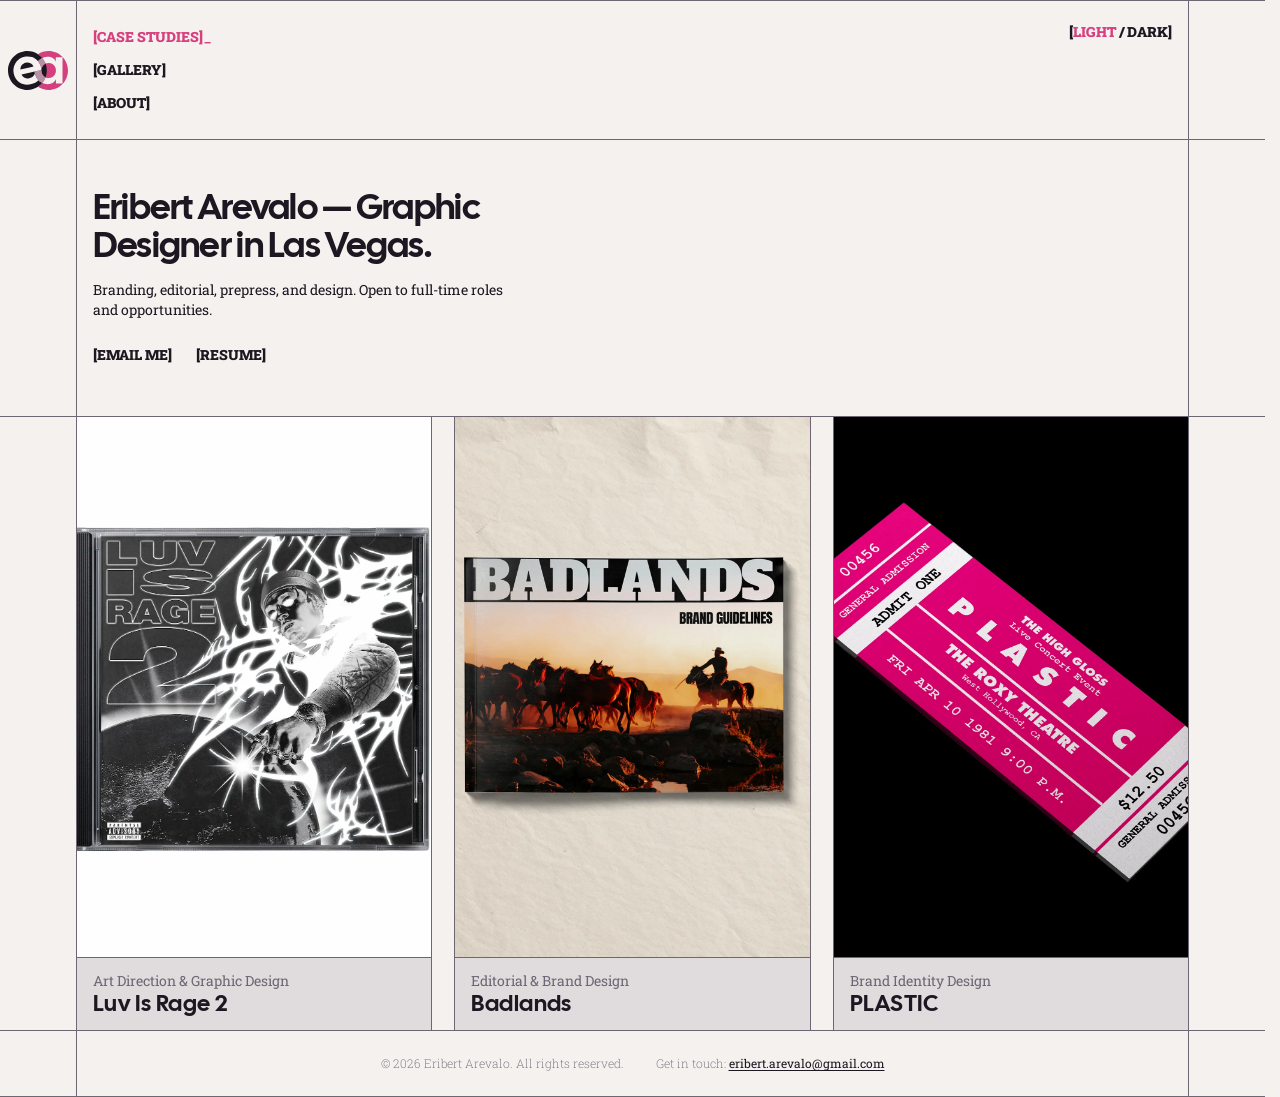
<file: index.html>
<!doctype html>
<html lang="en">
  <head>
    <meta charset="UTF-8" />
    <meta name="viewport" content="width=device-width, initial-scale=1.0" />
    <title>Eribert Arevalo — Graphic Designer</title>
    <meta
      name="description"
      content="Eribert Arevalo — Graphic Designer specializing in visual identity, branding, and typography."
    />
    <link rel="canonical" href="https://arevalo.design/" />
    <meta property="og:type" content="website" />
    <meta property="og:title" content="Eribert Arevalo — Graphic Designer" />
    <meta
      property="og:description"
      content="Selected work: three brand and visual-design projects."
    />
    <meta property="og:url" content="https://arevalo.design/" />
    <meta
      property="og:image"
      content="https://arevalo.design/assets/previews/prefrontcd.jpg"
    />
    <meta
      property="og:image:alt"
      content="CD cover artwork from the Luv Is Rage 2 album reimagining."
    />
    <meta name="twitter:card" content="summary_large_image" />

    <link
      rel="preload"
      href="assets/fonts/roboto-slab-v36-latin-regular.woff2"
      as="font"
      type="font/woff2"
      crossorigin
    />
    <link
      rel="preload"
      href="assets/fonts/roboto-slab-v36-latin-900.woff2"
      as="font"
      type="font/woff2"
      crossorigin
    />
    <link
      rel="preload"
      href="assets/fonts/roboto-slab-v36-latin-200.woff2"
      as="font"
      type="font/woff2"
      crossorigin
    />
    <link
      rel="preload"
      href="assets/fonts/cal-sans-v2-latin-regular.woff2"
      as="font"
      type="font/woff2"
      crossorigin
    />

    <link rel="stylesheet" href="css/style.css" />
    <link rel="icon" href="assets/favicon/favicon.svg" type="image/svg+xml" />
    <link rel="apple-touch-icon" href="assets/favicon/apple-touch-icon.png" />

    <!-- class hook + saved theme before paint; if script.js never loads, un-hide the fade-in content -->
    <script>
      (function () {
        var r = document.documentElement;
        r.classList.add("js");
        try {
          if (localStorage.getItem("theme") === "dark")
            r.classList.add("theme-dark");
        } catch (e) {}
        setTimeout(function () {
          if (!r.classList.contains("js-ready")) r.classList.remove("js");
        }, 4000);
      })();
    </script>
  </head>
  <body>
    <a class="skip-link h2" href="#main">[Skip to content]</a>
    <div class="sheet">
      <header class="site-header">
        <a
          class="site-logo border-r"
          href="/"
          aria-label="Eribert Arevalo, home"
        >
          <img
            class="site-logo__img site-logo__img--light"
            src="/assets/logo/logo.svg"
            alt=""
          />
          <img
            class="site-logo__img site-logo__img--dark"
            src="/assets/logo/logow.svg"
            alt=""
            aria-hidden="true"
          />
        </a>
        <div class="hero" id="site-menu">
          <nav class="hero-nav" aria-label="Primary">
            <a class="h2" href="/" aria-current="page">[Case Studies]</a>
            <a class="h2" href="/gallery/">[Gallery]</a>
            <a class="h2" href="/about/">[About]</a>
          </nav>
          <button
            class="theme-switch h2"
            type="button"
            aria-pressed="false"
            aria-label="Dark mode"
          >
            [<span class="opt opt-light">Light</span> /
            <span class="opt opt-dark">Dark</span>]
          </button>
        </div>
        <button
          class="menu-toggle"
          type="button"
          aria-expanded="false"
          aria-controls="site-menu"
          aria-label="Open menu"
        >
          <span class="menu-toggle__bar"></span>
          <span class="menu-toggle__bar"></span>
          <span class="menu-toggle__bar"></span>
        </button>
        <div class="cell border-l"></div>
      </header>
      <main class="frame" id="main" tabindex="-1">
        <div
          class="cell border-r border-b"
          style="grid-column: 1; grid-row: 1"
        ></div>
        <div class="intro border-b" style="grid-column: 2 / 7; grid-row: 1">
          <h1 class="title intro__title">
            Eribert Arevalo — Graphic Designer in Las Vegas.
          </h1>
          <p class="body intro__text">
            Branding, editorial, prepress, and design. Open to full-time roles
            and opportunities.
          </p>
          <div class="intro__links">
            <a class="h2" href="mailto:eribert.arevalo@gmail.com">[Email Me]</a>
            <a
              class="h2"
              href="assets/resume/Eribert-Arevalo-Resume.pdf"
              download
              aria-label="Download resume (PDF)"
              >[Resume]</a
            >
          </div>
        </div>
        <div
          class="cell border-l border-b"
          style="grid-column: 7; grid-row: 1"
        ></div>

        <!-- ROWS 2-3: cards + gaps  -->
        <div class="cell border-r" style="grid-column: 1; grid-row: 2"></div>
        <div
          class="cell border-r border-b"
          style="grid-column: 1; grid-row: 3"
        ></div>

        <a
          class="card reveal"
          href="/rollout/"
          style="grid-column: 2; grid-row: 2 / 4"
        >
          <div class="card__media">
            <img
              src="assets/uzi/frontthumbnail.webp"
              alt="CD cover artwork from the Luv Is Rage 2 album reimagining"
              fetchpriority="high"
            />
          </div>

          <div class="card__label border-b">
            <span class="card__meta">
              <span class="card__name h1">Luv Is Rage 2</span>
              <span class="card__role body"
                >Art Direction &amp; Graphic Design</span
              >
            </span>
          </div>
        </a>

        <div
          class="cell border-l border-r"
          style="grid-column: 3; grid-row: 2"
        ></div>
        <div
          class="cell border-l border-r border-b"
          style="grid-column: 3; grid-row: 3"
        ></div>

        <a
          class="card card-2 reveal"
          href="/badlands/"
          style="grid-column: 4; grid-row: 2 / 4"
        >
          <div class="card__media">
            <img
              src="assets/badlands/brandguidefront.webp"
              alt="Cover of the Badlands brand guide"
            />
          </div>

          <div class="card__label border-b">
            <span class="card__meta">
              <span class="card__name h1">Badlands</span>
              <span class="card__role body">Editorial &amp; Brand Design</span>
            </span>
          </div>
        </a>

        <div
          class="cell border-l border-r"
          style="grid-column: 5; grid-row: 2"
        ></div>
        <div
          class="cell border-l border-r border-b"
          style="grid-column: 5; grid-row: 3"
        ></div>

        <a
          class="card card-3 reveal"
          href="/plastic/"
          style="grid-column: 6; grid-row: 2 / 4"
        >
          <div class="card__media">
            <img
              src="assets/newwave/ticket.webp"
              alt="Ticket design from the PLASTIC brand identity"
            />
          </div>

          <div class="card__label border-b">
            <span class="card__meta">
              <span class="card__name h1">PLASTIC</span>
              <span class="card__role body">Brand Identity Design</span>
            </span>
          </div>
        </a>

        <div class="cell border-l" style="grid-column: 7; grid-row: 2"></div>
        <div
          class="cell border-l border-b"
          style="grid-column: 7; grid-row: 3"
        ></div>

        <!-- ROW 4: footer -->
        <div class="cell border-r" style="grid-column: 1; grid-row: 4"></div>
        <div class="footer" style="grid-row: 4">
          <span>© 2026 Eribert Arevalo. All rights reserved.</span>
          <span
            >Get in touch:
            <a class="footer__link" href="mailto:eribert.arevalo@gmail.com"
              >eribert.arevalo@gmail.com</a
            ></span
          >
        </div>
        <div class="cell border-l" style="grid-column: 7; grid-row: 4"></div>
      </main>
    </div>

    <script src="js/script.js"></script>
  </body>
</html>
</file>
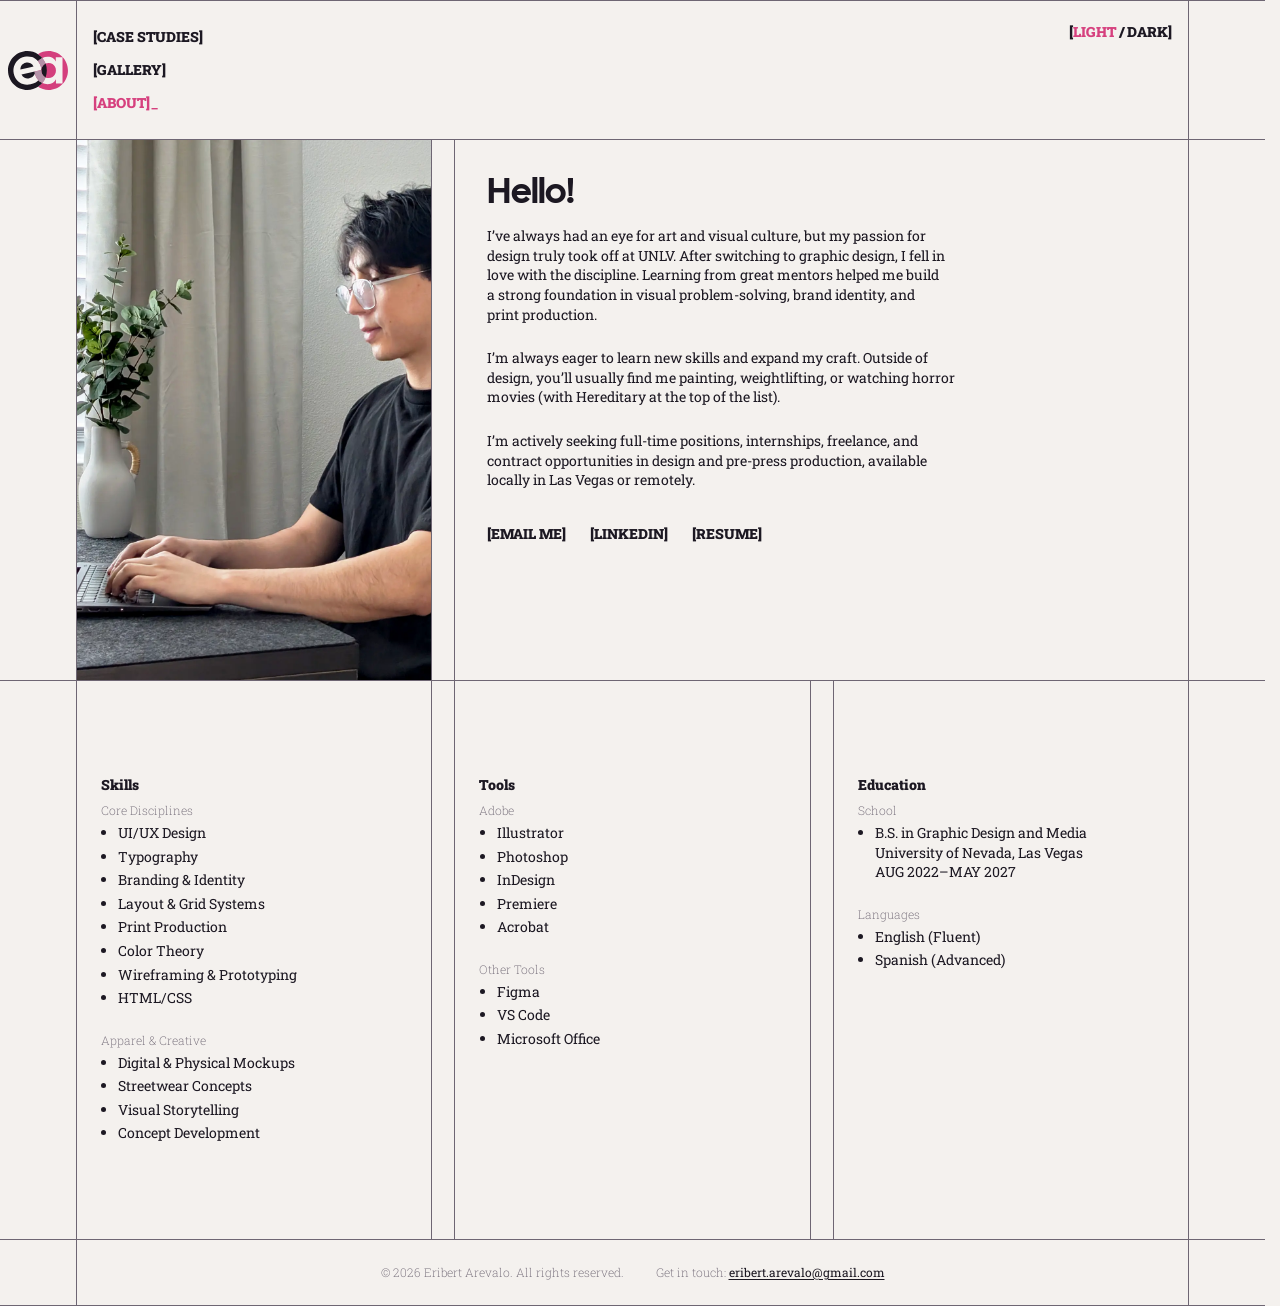
<file: about/index.html>
<!doctype html>
<html lang="en">
  <head>
    <meta charset="UTF-8" />
    <meta name="viewport" content="width=device-width, initial-scale=1.0" />
    <title>About — Eribert Arevalo</title>
    <meta
      name="description"
      content="About Eribert Arevalo — a graphic designer based in Las Vegas, open to full-time, freelance and contract work."
    />
    <meta property="og:title" content="About — arevalo.design" />
    <meta
      property="og:description"
      content="Graphic designer based in Las Vegas, open to full-time, freelance and contract work."
    />
    <meta property="og:url" content="https://arevalo.design/about/" />
    <link rel="canonical" href="https://arevalo.design/about/" />
    <meta property="og:type" content="website" />
    <meta
      property="og:image"
      content="https://arevalo.design/assets/previews/precandid.jpg"
    />
    <meta
      property="og:image:alt"
      content="Eribert Arevalo, graphic designer based in Las Vegas."
    />
    <meta name="twitter:card" content="summary_large_image" />

    <link
      rel="preload"
      href="../assets/fonts/roboto-slab-v36-latin-regular.woff2"
      as="font"
      type="font/woff2"
      crossorigin
    />
    <link
      rel="preload"
      href="../assets/fonts/roboto-slab-v36-latin-900.woff2"
      as="font"
      type="font/woff2"
      crossorigin
    />
    <link
      rel="preload"
      href="../assets/fonts/roboto-slab-v36-latin-200.woff2"
      as="font"
      type="font/woff2"
      crossorigin
    />
    <link
      rel="preload"
      href="../assets/fonts/cal-sans-v2-latin-regular.woff2"
      as="font"
      type="font/woff2"
      crossorigin
    />

    <link rel="stylesheet" href="../css/style.css" />
    <link
      rel="icon"
      href="../assets/favicon/favicon.svg"
      type="image/svg+xml"
    />
    <link
      rel="apple-touch-icon"
      href="../assets/favicon/apple-touch-icon.png"
    />

    <!-- class hook + saved theme before paint; if script.js never loads, un-hide the fade-in content -->
    <script>
      (function () {
        var r = document.documentElement;
        r.classList.add("js");
        try {
          if (localStorage.getItem("theme") === "dark")
            r.classList.add("theme-dark");
        } catch (e) {}
        setTimeout(function () {
          if (!r.classList.contains("js-ready")) r.classList.remove("js");
        }, 4000);
      })();
    </script>
  </head>
  <body>
    <a class="skip-link h2" href="#main">[Skip to content]</a>
    <div class="sheet">
      <header class="site-header">
        <a
          class="site-logo border-r"
          href="/"
          aria-label="Eribert Arevalo, home"
        >
          <img
            class="site-logo__img site-logo__img--light"
            src="/assets/logo/logo.svg"
            alt=""
          />
          <img
            class="site-logo__img site-logo__img--dark"
            src="/assets/logo/logow.svg"
            alt=""
            aria-hidden="true"
          />
        </a>
        <div class="hero" id="site-menu">
          <nav class="hero-nav" aria-label="Primary">
            <a class="h2" href="/">[Case Studies]</a>
            <a class="h2" href="/gallery/">[Gallery]</a>
            <a class="h2" href="/about/" aria-current="page">[About]</a>
          </nav>
          <button
            class="theme-switch h2"
            type="button"
            aria-pressed="false"
            aria-label="Dark mode"
          >
            [<span class="opt opt-light">Light</span> /
            <span class="opt opt-dark">Dark</span>]
          </button>
        </div>
        <button
          class="menu-toggle"
          type="button"
          aria-expanded="false"
          aria-controls="site-menu"
          aria-label="Open menu"
        >
          <span class="menu-toggle__bar"></span>
          <span class="menu-toggle__bar"></span>
          <span class="menu-toggle__bar"></span>
        </button>
        <div class="cell border-l"></div>
      </header>

      <main class="art-frame" id="main" tabindex="-1">
        <!-- ROW 1: portrait + intro, availability, contact -->
        <section class="row row--triple">
          <div class="cell border-r"></div>
          <div class="about-photo reveal">
            <img
              src="../assets/headshot/candid.webp"
              alt="Portrait of Eribert Arevalo"
            />
          </div>
          <div class="cell border-l border-r"></div>
          <div class="about" style="grid-column: 4 / 7">
            <h1 class="title">Hello!</h1>

            <p class="body about__bio">
              I’ve always had an eye for art and visual culture, but my passion
              for design truly took off at UNLV. After switching to graphic
              design, I fell in love with the discipline. Learning from great
              mentors helped me build a strong foundation in visual
              problem-solving, brand identity, and print production.
            </p>
            <p class="body about__bio">
              I’m always eager to learn new skills and expand my craft. Outside
              of design, you’ll usually find me painting, weightlifting, or
              watching horror movies (with Hereditary at the top of the list).
            </p>
            <p class="body about__bio">
              I’m actively seeking full-time positions, internships, freelance,
              and contract opportunities in design and pre-press production,
              available locally in Las Vegas or remotely.
            </p>

            <div class="intro__links">
              <a class="h2" href="mailto:eribert.arevalo@gmail.com"
                >[Email Me]</a
              >
              <a
                class="h2"
                href="https://www.linkedin.com/in/eribert/"
                target="_blank"
                rel="noopener noreferrer"
                aria-label="Eribert Arevalo on LinkedIn (opens in a new tab)"
                >[LinkedIn]</a
              >
              <a
                class="h2"
                href="../assets/resume/Eribert-Arevalo-Resume.pdf"
                download
                aria-label="Download resume (PDF)"
                >[Resume]</a
              >
            </div>
          </div>
          <div class="cell border-l" style="grid-column: 7"></div>
        </section>

        <!-- ROW 2: skills, tools, education -->
        <section class="row row--triple about-boxes">
          <div class="cell border-r"></div>

          <div class="art-text art-text--center">
            <h2 class="h2">Skills</h2>
            <p class="thin about__sub">Core Disciplines</p>
            <ul class="about__list body">
              <li>UI/UX Design</li>
              <li>Typography</li>
              <li>Branding &amp; Identity</li>
              <li>Layout &amp; Grid Systems</li>
              <li>Print Production</li>
              <li>Color Theory</li>
              <li>Wireframing &amp; Prototyping</li>
              <li>HTML/CSS</li>
            </ul>
            <p class="thin about__sub">Apparel &amp; Creative</p>
            <ul class="about__list body">
              <li>Digital &amp; Physical Mockups</li>
              <li>Streetwear Concepts</li>
              <li>Visual Storytelling</li>
              <li>Concept Development</li>
            </ul>
          </div>

          <div class="cell border-l border-r"></div>

          <div class="art-text art-text--center">
            <h2 class="h2">Tools</h2>
            <p class="thin about__sub">Adobe</p>
            <ul class="about__list body">
              <li>Illustrator</li>
              <li>Photoshop</li>
              <li>InDesign</li>
              <li>Premiere</li>
              <li>Acrobat</li>
            </ul>
            <p class="thin about__sub">Other Tools</p>
            <ul class="about__list body">
              <li>Figma</li>
              <li>VS Code</li>

              <li>Microsoft Office</li>
            </ul>
          </div>

          <div class="cell border-l border-r"></div>
          <div class="art-text art-text--center">
            <h2 class="h2">Education</h2>
            <p class="thin about__sub">School</p>
            <ul class="about__list body">
              <li>
                B.S. in Graphic Design and Media<br />
                University of Nevada, Las Vegas<br />
                AUG 2022&ndash;MAY 2027
              </li>
            </ul>
            <p class="thin about__sub">Languages</p>
            <ul class="about__list body">
              <li>English (Fluent)</li>
              <li>Spanish (Advanced)</li>
            </ul>
          </div>

          <div class="cell border-l"></div>
        </section>

        <!-- FOOTER -->
        <section class="row row--text">
          <div class="cell border-r"></div>
          <div class="footer">
            <span>© 2026 Eribert Arevalo. All rights reserved.</span>
            <span
              >Get in touch:
              <a class="footer__link" href="mailto:eribert.arevalo@gmail.com"
                >eribert.arevalo@gmail.com</a
              ></span
            >
          </div>
          <div class="cell border-l"></div>
        </section>
      </main>
    </div>

    <script src="../js/script.js"></script>
  </body>
</html>
</file>
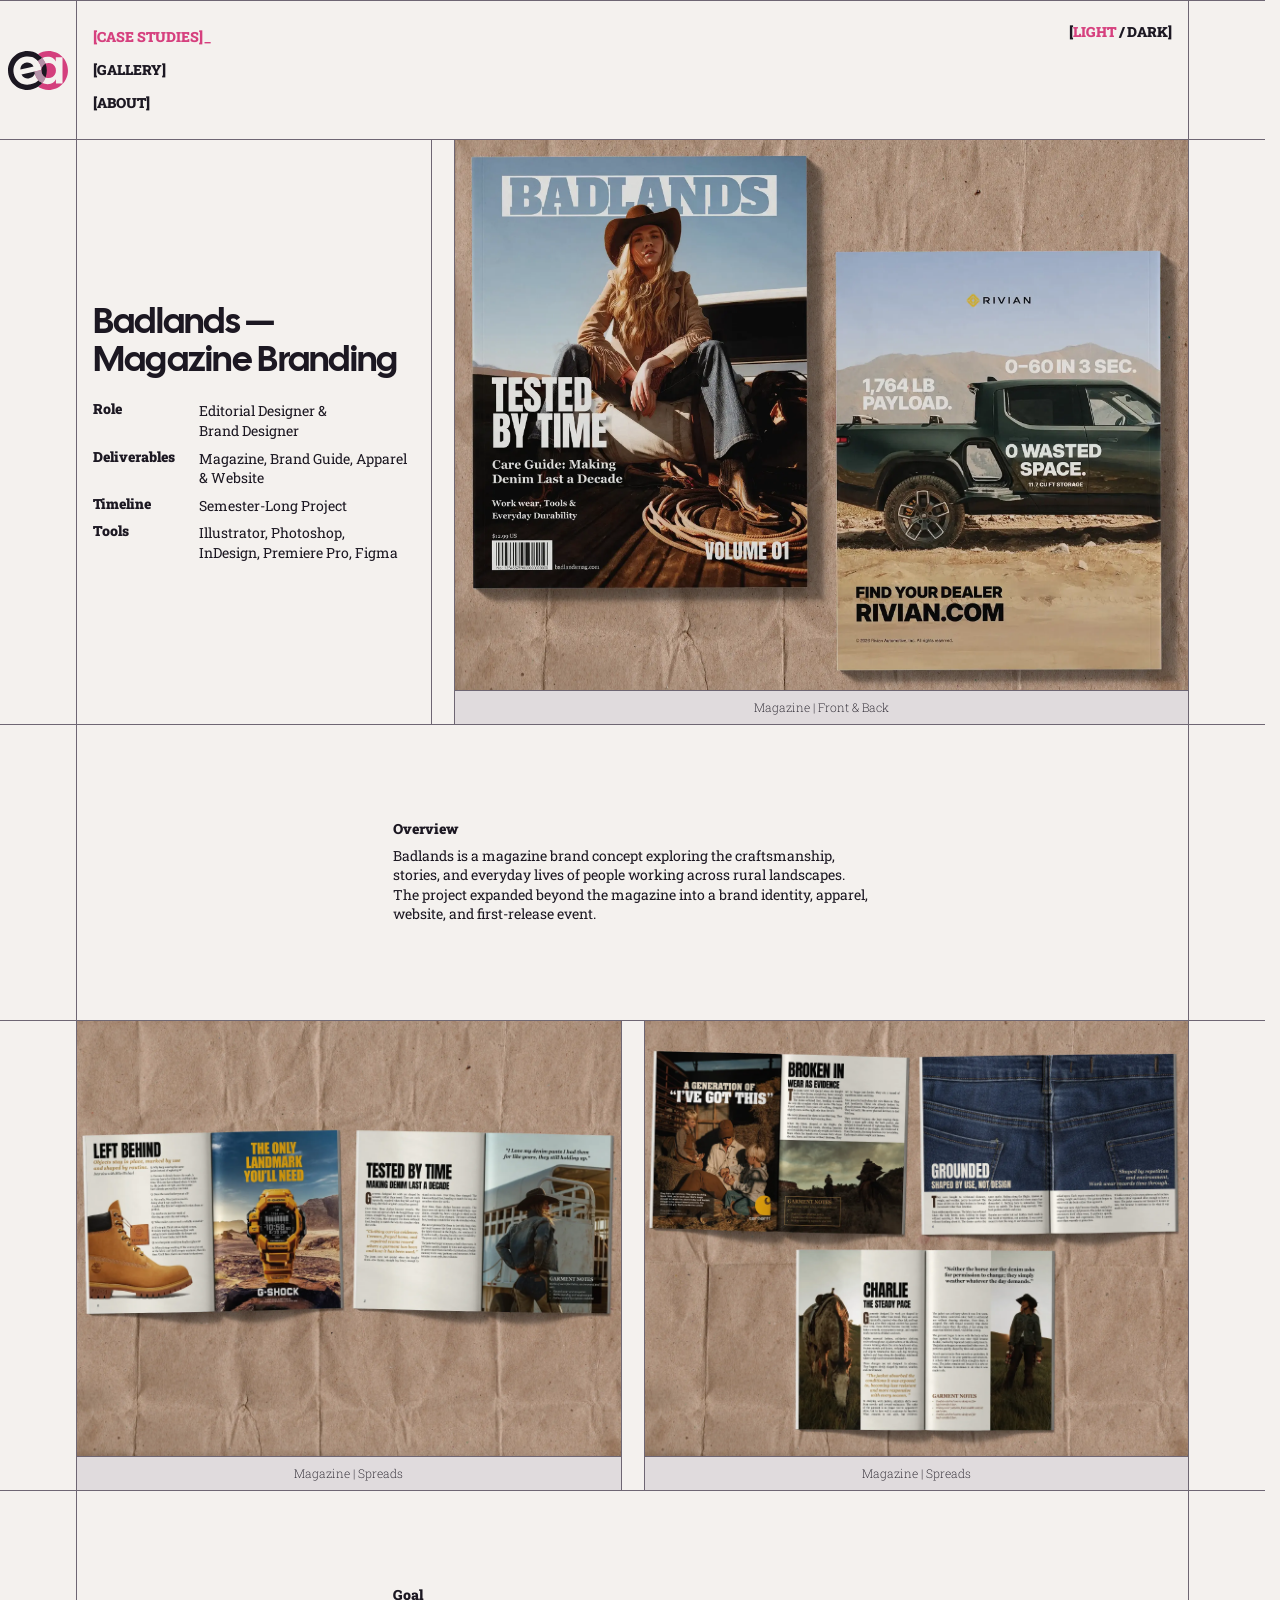
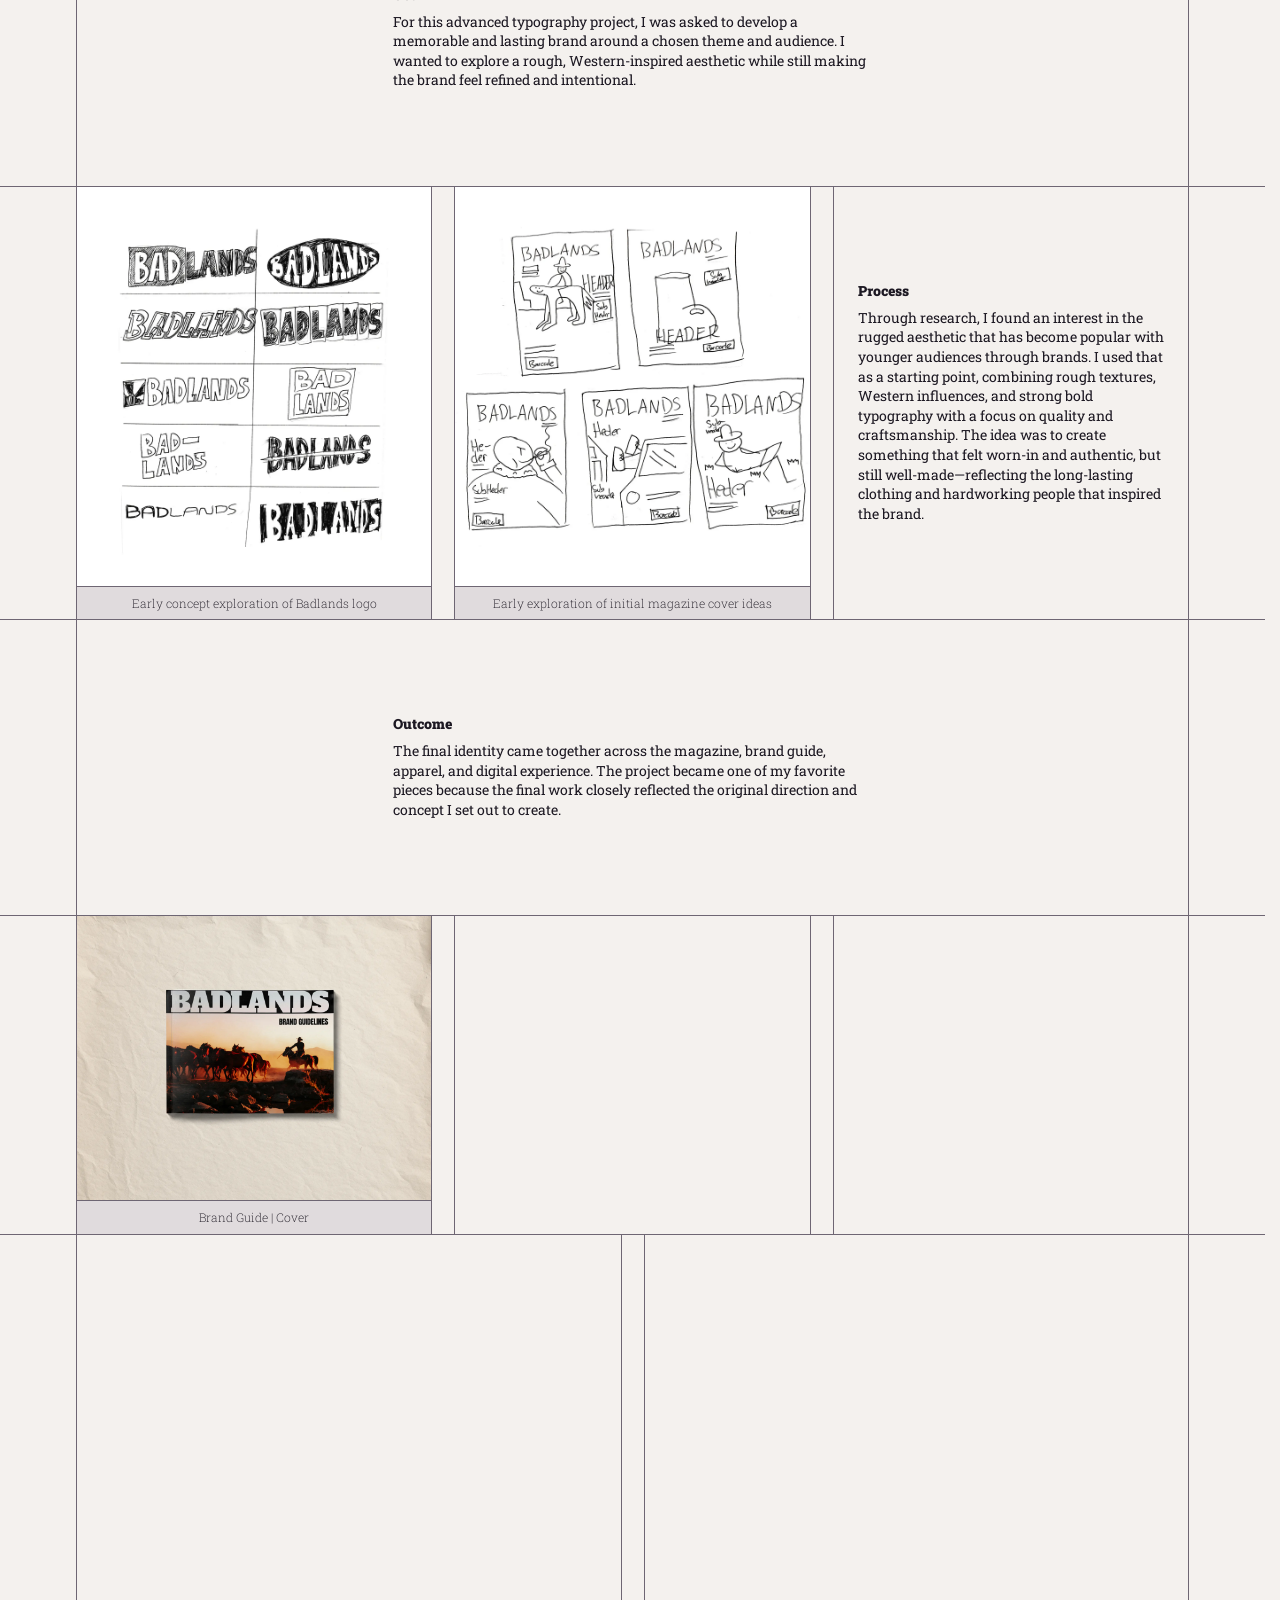
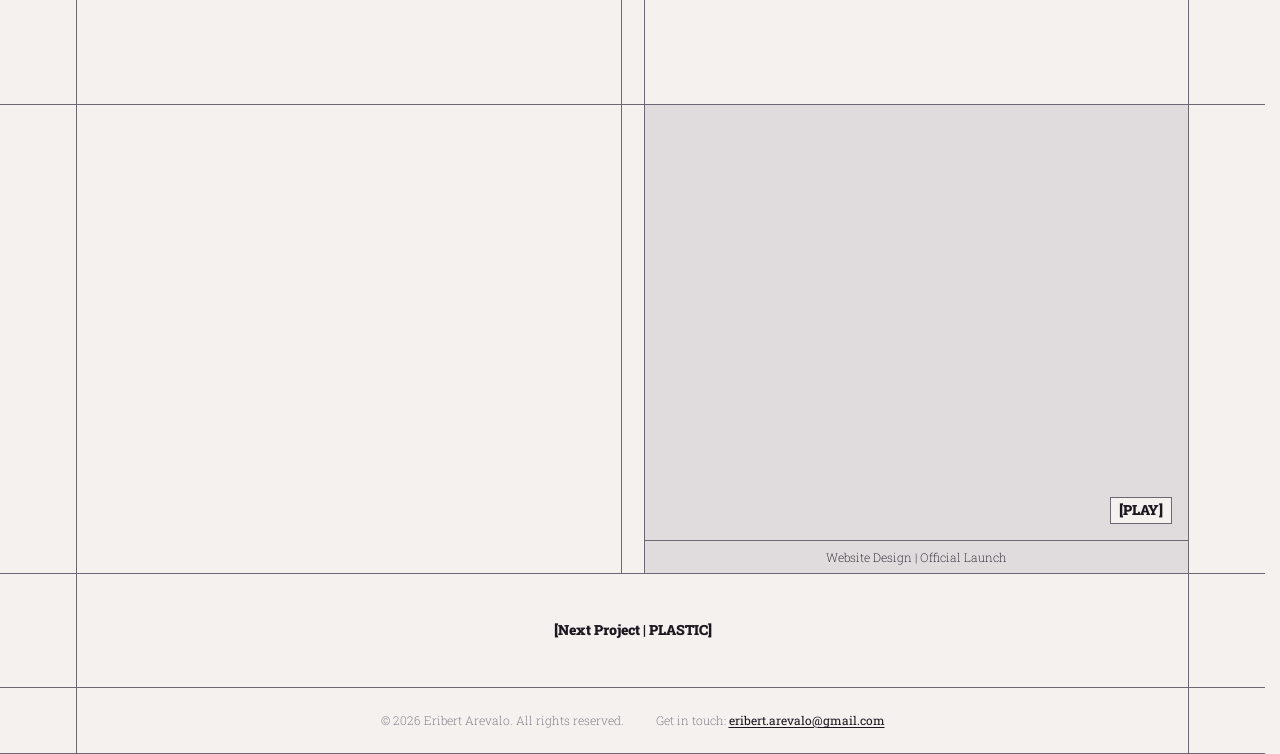
<file: badlands/index.html>
<!doctype html>
<html lang="en">
  <head>
    <meta charset="UTF-8" />
    <meta name="viewport" content="width=device-width, initial-scale=1.0" />
    <title>Badlands — arevalo.design</title>

    <meta
      name="description"
      content="Badlands: a conceptual first issue of a fictional fashion magazine."
    />
    <meta property="og:title" content="Badlands — arevalo.design" />
    <meta
      property="og:description"
      content="A conceptual first issue of a fictional fashion magazine inspired by western culture and designed for a younger audience."
    />
    <meta property="og:url" content="https://arevalo.design/badlands/" />
    <link rel="canonical" href="https://arevalo.design/badlands/" />
    <meta property="og:type" content="website" />
    <meta
      property="og:image:alt"
      content="Badlands magazine front and back cover."
    />
    <meta
      property="og:image"
      content="https://arevalo.design/assets/previews/prefrontmag.jpg"
    />
    <meta name="twitter:card" content="summary_large_image" />

    <link
      rel="preload"
      href="../assets/fonts/roboto-slab-v36-latin-regular.woff2"
      as="font"
      type="font/woff2"
      crossorigin
    />
    <link
      rel="preload"
      href="../assets/fonts/roboto-slab-v36-latin-900.woff2"
      as="font"
      type="font/woff2"
      crossorigin
    />
    <link
      rel="preload"
      href="../assets/fonts/roboto-slab-v36-latin-200.woff2"
      as="font"
      type="font/woff2"
      crossorigin
    />
    <link
      rel="preload"
      href="../assets/fonts/cal-sans-v2-latin-regular.woff2"
      as="font"
      type="font/woff2"
      crossorigin
    />

    <link rel="stylesheet" href="../css/style.css" />
    <link
      rel="icon"
      href="../assets/favicon/favicon.svg"
      type="image/svg+xml"
    />
    <link
      rel="apple-touch-icon"
      href="../assets/favicon/apple-touch-icon.png"
    />

    <!-- class hook + saved theme before paint; if script.js never loads, un-hide the fade-in content -->
    <script>
      (function () {
        var r = document.documentElement;
        r.classList.add("js");
        try {
          if (localStorage.getItem("theme") === "dark")
            r.classList.add("theme-dark");
        } catch (e) {}
        setTimeout(function () {
          if (!r.classList.contains("js-ready")) r.classList.remove("js");
        }, 4000);
      })();
    </script>
  </head>
  <body>
    <a class="skip-link h2" href="#main">[Skip to content]</a>
    <div class="sheet">
      <header class="site-header">
        <a
          class="site-logo border-r"
          href="/"
          aria-label="Eribert Arevalo, home"
        >
          <img
            class="site-logo__img site-logo__img--light"
            src="/assets/logo/logo.svg"
            alt=""
          />
          <img
            class="site-logo__img site-logo__img--dark"
            src="/assets/logo/logow.svg"
            alt=""
            aria-hidden="true"
          />
        </a>
        <div class="hero" id="site-menu">
          <nav class="hero-nav" aria-label="Primary">
            <a class="h2" href="/" aria-current="true">[Case Studies]</a>
            <a class="h2" href="/gallery/">[Gallery]</a>
            <a class="h2" href="/about/">[About]</a>
          </nav>
          <button
            class="theme-switch h2"
            type="button"
            aria-pressed="false"
            aria-label="Dark mode"
          >
            [<span class="opt opt-light">Light</span> /
            <span class="opt opt-dark">Dark</span>]
          </button>
        </div>
        <button
          class="menu-toggle"
          type="button"
          aria-expanded="false"
          aria-controls="site-menu"
          aria-label="Open menu"
        >
          <span class="menu-toggle__bar"></span>
          <span class="menu-toggle__bar"></span>
          <span class="menu-toggle__bar"></span>
        </button>
        <div class="cell border-l"></div>
      </header>

      <main class="art-frame" id="main" tabindex="-1">
        <section class="row row--hero">
          <div class="cell border-r"></div>
          <div class="art-text art-text--hero">
            <div class="art-meta">
              <h1 class="title">Badlands — Magazine Branding</h1>
              <dl class="art-meta__list">
                <dt class="h2">Role</dt>
                <dd class="body">Editorial Designer &amp; Brand Designer</dd>
                <dt class="h2">Deliverables</dt>
                <dd class="body">
                  Magazine, Brand Guide, Apparel &amp; Website
                </dd>
                <dt class="h2">Timeline</dt>
                <dd class="body">Semester-Long Project</dd>
                <dt class="h2">Tools</dt>
                <dd class="body">
                  Illustrator, Photoshop, InDesign, Premiere Pro, Figma
                </dd>
              </dl>
            </div>
          </div>
          <div class="cell border-l border-r"></div>
          <figure class="shot reveal">
            <img
              src="../assets/badlands/frontback.webp"
              alt="Badlands magazine front and back cover"
              fetchpriority="high"
            />
            <figcaption class="shot__cap thin">
              Magazine | Front &amp; Back
            </figcaption>
          </figure>
          <div class="cell border-l"></div>
        </section>
        <section class="row row--text">
          <div class="cell border-r"></div>
          <div class="art-text art-text--center">
            <h2 class="h2">Overview</h2>
            <p class="body">
              Badlands is a magazine brand concept exploring the craftsmanship,
              stories, and everyday lives of people working across rural
              landscapes. The project expanded beyond the magazine into a brand
              identity, apparel, website, and first-release event.
            </p>
          </div>
          <div class="cell border-l"></div>
        </section>
        <section class="row row--double">
          <div class="cell border-r"></div>
          <figure class="shot reveal">
            <img
              src="../assets/badlands/magazinespread1.webp"
              alt="Badlands magazine interior spread (1 of 2)"
              loading="lazy"
            />
            <figcaption class="shot__cap thin">Magazine | Spreads</figcaption>
          </figure>
          <div class="cell border-l border-r"></div>
          <figure class="shot reveal">
            <img
              src="../assets/badlands/magazinespread2.webp"
              alt="Badlands magazine interior spread (2 of 2)"
              loading="lazy"
            />
            <figcaption class="shot__cap thin">Magazine | Spreads</figcaption>
          </figure>
          <div class="cell border-l"></div>
        </section>
        <section class="row row--text">
          <div class="cell border-r"></div>
          <div class="art-text art-text--center">
            <h2 class="h2">Goal</h2>
            <p class="body">
              For this advanced typography project, I was asked to develop a
              memorable and lasting brand around a chosen theme and audience. I
              wanted to explore a rough, Western-inspired aesthetic while still
              making the brand feel refined and intentional.
            </p>
          </div>
          <div class="cell border-l"></div>
        </section>
        <section class="row row--triple">
          <div class="cell border-r"></div>
          <figure class="shot reveal">
            <img
              src="../assets/badlands/logosketches.webp"
              alt="Badlands logo sketches"
              loading="lazy"
            />
            <figcaption class="shot__cap thin">
              Early concept exploration of Badlands logo
            </figcaption>
          </figure>
          <div class="cell border-l border-r"></div>
          <figure class="shot reveal">
            <img
              src="../assets/badlands/magazinesketches.webp"
              alt="Badlands cover sketches"
              loading="lazy"
            />
            <figcaption class="shot__cap thin">
              Early exploration of initial magazine cover ideas
            </figcaption>
          </figure>
          <div class="cell border-l border-r"></div>
          <div class="art-text art-text--center">
            <h2 class="h2">Process</h2>
            <p class="body">
              Through research, I found an interest in the rugged aesthetic that
              has become popular with younger audiences through brands. I used
              that as a starting point, combining rough textures, Western
              influences, and strong bold typography with a focus on quality and
              craftsmanship. The idea was to create something that felt worn-in
              and authentic, but still well-made—reflecting the long-lasting
              clothing and hardworking people that inspired the brand.
            </p>
          </div>
          <div class="cell border-l"></div>
        </section>
        <section class="row row--text">
          <div class="cell border-r"></div>
          <div class="art-text art-text--center">
            <h2 class="h2">Outcome</h2>
            <p class="body">
              The final identity came together across the magazine, brand guide,
              apparel, and digital experience. The project became one of my
              favorite pieces because the final work closely reflected the
              original direction and concept I set out to create.
            </p>
          </div>
          <div class="cell border-l"></div>
        </section>
        <section class="row row--triple">
          <div class="cell border-r"></div>
          <figure class="shot reveal">
            <img
              src="../assets/badlands/brandguidefront.webp"
              alt="Badlands brand guide cover"
              loading="lazy"
            />
            <figcaption class="shot__cap thin">Brand Guide | Cover</figcaption>
          </figure>
          <div class="cell border-l border-r"></div>
          <figure class="shot reveal">
            <img
              src="../assets/badlands/brandguidein1.webp"
              alt="Badlands brand guide logo system"
              loading="lazy"
            />
            <figcaption class="shot__cap thin">
              Brand Guide | Logo System
            </figcaption>
          </figure>
          <div class="cell border-l border-r"></div>
          <figure class="shot reveal">
            <img
              src="../assets/badlands/brandguidein2.webp"
              alt="Badlands brand guide typography and color"
              loading="lazy"
            />
            <figcaption class="shot__cap thin">
              Brand Guide | Typography &amp; Color
            </figcaption>
          </figure>
          <div class="cell border-l"></div>
        </section>
        <section class="row row--double">
          <div class="cell border-r"></div>
          <figure class="shot reveal">
            <img
              src="../assets/badlands/posts.webp"
              alt="Badlands launch social posts"
              loading="lazy"
            />
            <figcaption class="shot__cap thin">
              Social Media | Launch Advertisement
            </figcaption>
          </figure>
          <div class="cell border-l border-r"></div>
          <figure class="shot reveal">
            <img
              src="../assets/badlands/postcard.webp"
              alt="Badlands newsletter sign-up postcard"
              loading="lazy"
            />
            <figcaption class="shot__cap thin">
              Direct Mail | Newsletter Sign Up Card
            </figcaption>
          </figure>
          <div class="cell border-l"></div>
        </section>
        <section class="row row--double">
          <div class="cell border-r"></div>
          <figure class="shot reveal">
            <img
              src="../assets/badlands/hat.webp"
              alt="Badlands official hat"
              loading="lazy"
            />
            <figcaption class="shot__cap thin">
              Merchandise | Official Hat
            </figcaption>
          </figure>
          <div class="cell border-l border-r"></div>
          <figure class="shot shot--video reveal">
            <div class="shot__media">
              <video
                src="../assets/badlands/vid.mp4#t=0.001"
                preload="metadata"
                loop
                muted
                playsinline
              ></video
              ><button
                class="shot__play h2"
                type="button"
                aria-label="Play video"
              >
                [Play]
              </button>
            </div>
            <figcaption class="shot__cap thin">
              Website Design | Official Launch
            </figcaption>
          </figure>
          <div class="cell border-l"></div>
        </section>
        <section class="row row--text">
          <div class="cell border-r"></div>
          <a class="proj-next h2" href="/plastic/"
            >[Next Project &#124; PLASTIC]</a
          >
          <div class="cell border-l"></div>
        </section>
        <section class="row row--text">
          <div class="cell border-r"></div>
          <div class="footer">
            <span>© 2026 Eribert Arevalo. All rights reserved.</span>
            <span
              >Get in touch:
              <a class="footer__link" href="mailto:eribert.arevalo@gmail.com"
                >eribert.arevalo@gmail.com</a
              ></span
            >
          </div>
          <div class="cell border-l"></div>
        </section>
      </main>
    </div>

    <script src="../js/script.js"></script>
  </body>
</html>
</file>
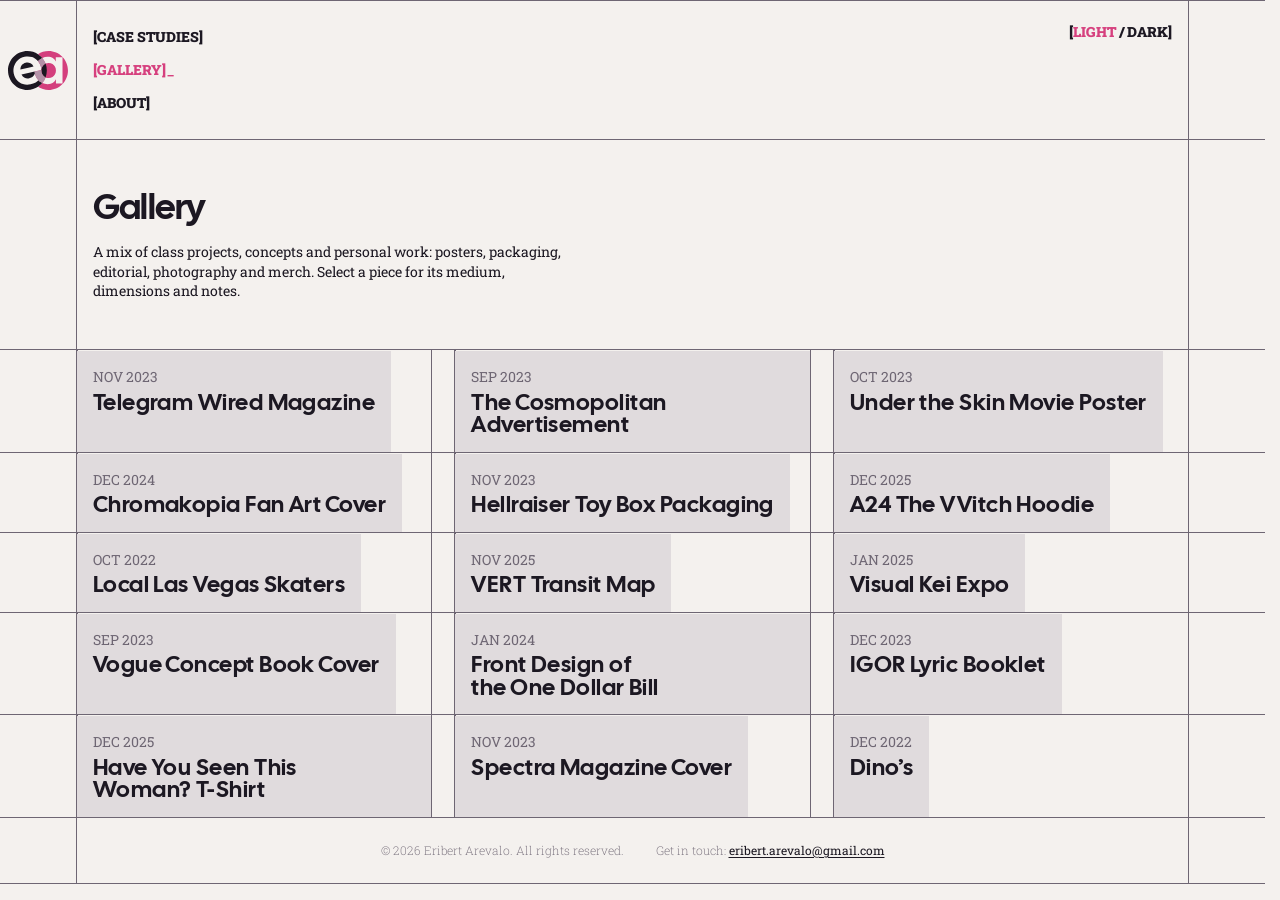
<file: gallery/index.html>
<!doctype html>
<html lang="en">
  <head>
    <meta charset="UTF-8" />
    <meta name="viewport" content="width=device-width, initial-scale=1.0" />
    <title>Gallery — Eribert Arevalo</title>
    <meta
      name="description"
      content="Gallery: selected posters, packaging, editorial and merch design by Eribert Arevalo, graphic designer."
    />
    <link rel="canonical" href="https://arevalo.design/gallery/" />
    <meta property="og:type" content="website" />
    <meta property="og:title" content="Gallery — arevalo.design" />
    <meta
      property="og:description"
      content="Selected posters, packaging, editorial and merch design by Eribert Arevalo."
    />
    <meta property="og:url" content="https://arevalo.design/gallery/" />
    <meta
      property="og:image"
      content="https://arevalo.design/assets/previews/pregallery.jpg"
    />
    <meta
      property="og:image:alt"
      content="Preview of the gallery: selected poster, packaging, editorial and merch design by Eribert Arevalo."
    />
    <meta name="twitter:card" content="summary_large_image" />

    <link
      rel="preload"
      href="../assets/fonts/roboto-slab-v36-latin-regular.woff2"
      as="font"
      type="font/woff2"
      crossorigin
    />
    <link
      rel="preload"
      href="../assets/fonts/roboto-slab-v36-latin-900.woff2"
      as="font"
      type="font/woff2"
      crossorigin
    />
    <link
      rel="preload"
      href="../assets/fonts/roboto-slab-v36-latin-200.woff2"
      as="font"
      type="font/woff2"
      crossorigin
    />
    <link
      rel="preload"
      href="../assets/fonts/cal-sans-v2-latin-regular.woff2"
      as="font"
      type="font/woff2"
      crossorigin
    />

    <link rel="stylesheet" href="../css/style.css" />
    <link
      rel="icon"
      href="../assets/favicon/favicon.svg"
      type="image/svg+xml"
    />
    <link
      rel="apple-touch-icon"
      href="../assets/favicon/apple-touch-icon.png"
    />
    <link
      rel="preload"
      as="image"
      href="../assets/gallery/thumbs/wiredfront.webp"
    />
    <!-- class hook + saved theme before paint; if script.js never loads, un-hide the fade-in content -->
    <script>
      (function () {
        var r = document.documentElement;
        r.classList.add("js");
        try {
          if (localStorage.getItem("theme") === "dark")
            r.classList.add("theme-dark");
        } catch (e) {}
        setTimeout(function () {
          if (!r.classList.contains("js-ready")) r.classList.remove("js");
        }, 4000);
      })();
    </script>
  </head>
  <body>
    <a class="skip-link h2" href="#gallery-grid">[Skip to content]</a>
    <div class="sheet">
      <header class="site-header">
        <a
          class="site-logo border-r"
          href="/"
          aria-label="Eribert Arevalo, home"
        >
          <img
            class="site-logo__img site-logo__img--light"
            src="/assets/logo/logo.svg"
            alt=""
          />
          <img
            class="site-logo__img site-logo__img--dark"
            src="/assets/logo/logow.svg"
            alt=""
            aria-hidden="true"
          />
        </a>
        <div class="hero" id="site-menu">
          <nav class="hero-nav" aria-label="Primary">
            <a class="h2" href="/">[Case Studies]</a>
            <a class="h2" href="/gallery/" aria-current="page">[Gallery]</a>
            <a class="h2" href="/about/">[About]</a>
          </nav>
          <button
            class="theme-switch h2"
            type="button"
            aria-pressed="false"
            aria-label="Dark mode"
          >
            [<span class="opt opt-light">Light</span> /
            <span class="opt opt-dark">Dark</span>]
          </button>
        </div>
        <button
          class="menu-toggle"
          type="button"
          aria-expanded="false"
          aria-controls="site-menu"
          aria-label="Open menu"
        >
          <span class="menu-toggle__bar"></span>
          <span class="menu-toggle__bar"></span>
          <span class="menu-toggle__bar"></span>
        </button>
        <div class="cell border-l"></div>
      </header>
      <main class="g-frame" id="gallery-grid" tabindex="-1">
        <div class="g-cell"></div>
        <div class="intro border-b" style="grid-column: span 5">
          <h1 class="title intro__title">Gallery</h1>
          <p class="body intro__text">
            A mix of class projects, concepts and personal work: posters,
            packaging, editorial, photography and merch. Select a piece for its
            medium, dimensions and notes.
          </p>
        </div>
        <div class="g-cell border-l border-b"></div>
        <!-- item rows inserted here by script.js -->
        <div class="g-cell" id="g-footer-cell"></div>
        <div class="footer">
          <span>© 2026 Eribert Arevalo. All rights reserved.</span>
          <span
            >Get in touch:
            <a class="footer__link" href="mailto:eribert.arevalo@gmail.com"
              >eribert.arevalo@gmail.com</a
            ></span
          >
        </div>
        <div class="g-cell"></div>
      </main>
    </div>

    <!-- GALLERY DATA — edit these entries (title / alt / date / medium / dimensions / img / images / summary) -->
    <script>
      window.GALLERY = [
        {
          title: "Telegram Wired Magazine",
          alt: "Telegram Wired Magazine cover and spread design",
          date: "NOV 2023",
          medium: "Digital",
          dimensions: "11.5 x 8 in. (Cover), 17 x 11 in. (Spread)",
          img: "../assets/gallery/thumbs/wiredfront.webp",
          images: [
            "../assets/gallery/wiredfront.webp",
            "../assets/gallery/wiredspread.webp",
          ],
          summary:
            "An exploration of anonymity and illicit digital networks through investigative editorial design, using stark portraiture to evoke the secrecy of online groups on Telegram.",
        },
        {
          title: "The Cosmopolitan Advertisement",
          alt: "The Cosmopolitan advertising campaign: magazine ad, billboard and poster",
          date: "SEP 2023",
          medium: "Digital",
          dimensions:
            "11.5 x 8 in. (Magazine), 40 x 60 in. (Poster), 36 x 10.5 ft. (Billboard)",
          img: "../assets/gallery/thumbs/cosmomagazine.webp",
          images: [
            "../assets/gallery/cosmomagazine.webp",
            "../assets/gallery/cosmobillboard.png",
            "../assets/gallery/cosmoposter.webp",
          ],
          summary:
            "An exploration of luxury hospitality branding, using polished photography and refined visual composition to reflect the upscale identity of The Cosmopolitan of Las Vegas.",
        },
        {
          title: "Under the Skin Movie Poster",
          alt: "Reworked Under the Skin movie poster",
          date: "OCT 2023",
          medium: "Digital",
          dimensions: "27 x 40 in.",
          img: "../assets/gallery/thumbs/undertheskinposter.webp",
          images: ["../assets/gallery/undertheskinposter.webp"],
          summary:
            "An exploration of cinematic atmosphere through eerie lighting, dramatic scale, and unsettling imagery inspired by the alien themes of Under the Skin.",
        },
        {
          title: "Chromakopia Fan Art Cover",
          alt: "Chromakopia fan art album cover",
          date: "DEC 2024",
          medium: "Digital Drawing",
          dimensions: "12.375 x 12.375 in.",
          img: "../assets/gallery/thumbs/chromakopiavinyl.webp",
          images: ["../assets/gallery/chromakopiavinyl.webp"],
          summary:
            "A surrealist interpretation of Tyler, the Creator’s Chromakopia, using a figure emerging from a blooming flower to explore vulnerability and emotional hesitation.",
        },
        {
          title: "Hellraiser Toy Box Packaging",
          alt: "Hellraiser toy box packaging redesign",
          date: "NOV 2023",
          medium: "Digital",
          dimensions: "11 x 5.5 x 2.75 in.",
          img: "../assets/gallery/thumbs/hellraiserpackaging.webp",
          images: [
            "../assets/gallery/hellraiserpackaging.webp",
            "../assets/gallery/hellraiserpackaging2.webp",
          ],
          summary:
            "An exploration of horror packaging and visual tension, using a stark red palette and central character placement to reflect the unsettling atmosphere of Hellraiser.",
        },
        {
          title: "A24 The VVitch Hoodie",
          alt: "A24 The VVitch conceptual merch hoodie",
          date: "DEC 2025",
          medium: "Digital/DTF Print",
          dimensions: "Variable",
          img: "../assets/gallery/thumbs/vvitchhoodie.webp",
          images: [
            "../assets/gallery/vvitchhoodie.webp",
            "../assets/gallery/vvitchhoodie2.webp",
          ],
          summary:
            "A reinterpretation of horror film merchandise through contemporary streetwear, replacing traditional horror typography with minimalist lettering and bold graphic elements.",
        },
        {
          title: "Local Las Vegas Skaters",
          alt: "Local Las Vegas skaters photographed and superimposed onto skateboards",
          date: "OCT 2022",
          medium: "Photography",
          dimensions: "Variable",
          img: "../assets/gallery/thumbs/skateboards.webp",
          images: ["../assets/gallery/skateboards.webp"],
          summary:
            "An exploration of street culture through nighttime black-and-white photography, translating the raw energy of local skateboarding into alternative-format prints on skateboard decks.",
        },
        {
          title: "VERT Transit Map",
          alt: "VERT conceptual Las Vegas transit map and station signage",
          date: "NOV 2025",
          medium: "Digital",
          dimensions: "27 x 40 in.",
          img: "../assets/gallery/thumbs/transitmap.webp",
          images: [
            "../assets/gallery/transitmap.webp",
            "../assets/gallery/sign-1.webp",
            "../assets/gallery/sign-2.webp",
            "../assets/gallery/sign-3.webp",
          ],
          summary:
            "An exercise in minimalist information design, using color-coded routes and clean typography to simplify navigation through a fictional Las Vegas subway system.",
        },
        {
          title: "Visual Kei Expo",
          alt: "Visual Kei Expo conceptual poster",
          date: "JAN 2025",
          medium: "Digital",
          dimensions: "18 x 24 in.",
          img: "../assets/gallery/thumbs/visualkeiposter.webp",
          images: ["../assets/gallery/visualkeiposter.webp"],
          summary:
            "An exploration of Visual Kei’s dramatic aesthetic, combining ornate composition and expressive portraiture to capture the genre’s theatrical identity.",
        },
        {
          title: "Vogue Concept Book Cover",
          alt: "Vogue concept book cover titled Ugly",
          date: "SEP 2023",
          medium: "Digital",
          dimensions: "6 x 9 in.",
          img: "../assets/gallery/thumbs/voguefront.webp",
          images: [
            "../assets/gallery/voguefront.webp",
            "../assets/gallery/vogue.webp",
          ],
          summary:
            "A social commentary on ageism and beauty standards, using fashion editorial design to challenge the stigma surrounding aging women.",
        },
        {
          title: "Front Design of the One Dollar Bill",
          alt: "Redesign concept for the front of the United States one-dollar bill",
          date: "JAN 2024",
          medium: "Digital",
          dimensions: "6.14 x 2.61 in.",
          img: "../assets/gallery/thumbs/onedollarbill.webp",
          images: ["../assets/gallery/onedollarbill.webp"],
          summary:
            "An exploration of national identity and space exploration, reimagining American currency through patriotic imagery and iconic astronauts.",
        },
        {
          title: "IGOR Lyric Booklet",
          alt: "IGOR conceptual lyric booklet, closed and open",
          date: "DEC 2023",
          medium: "Digital",
          dimensions: "4.724 x 4.724 in.",
          img: "../assets/gallery/thumbs/igorbooklet.webp",
          images: [
            "../assets/gallery/igorbooklet.webp",
            "../assets/gallery/igorbookletopen.webp",
          ],
          summary:
            "An exploration of album storytelling through custom visuals and editorial layouts, translating the emotional atmosphere of Tyler, the Creator’s IGOR into a lyric booklet.",
        },
        {
          title: "Have You Seen This Woman? T-Shirt",
          alt: "Have You Seen This Woman? screen-printed t-shirt",
          date: "DEC 2025",
          medium: "Screenprint",
          dimensions: "Variable",
          img: "../assets/gallery/thumbs/tshirt.webp",
          images: ["../assets/gallery/tshirt.webp"],
          summary:
            "An exploration of internet folklore through two-color screen printing, translating the unsettling legend of ‘Ever Dream This Man?’ into wearable graphics.",
        },
        {
          title: "Spectra Magazine Cover",
          alt: "Spectra magazine cover created in Adobe Illustrator",
          date: "NOV 2023",
          medium: "Digital",
          dimensions: "11 x 8.5 in.",
          img: "../assets/gallery/thumbs/spectra.webp",
          images: ["../assets/gallery/spectra.webp"],
          summary:
            "An exploration of visual metaphor and scientific imagery, using mathematical symbols to represent the complexity of human intelligence.",
        },
        {
          title: "Dino’s",
          alt: "Dino’s conceptual toy photography of dinosaurs after a meteor strike",
          date: "DEC 2022",
          medium: "Photography",
          dimensions: "8.5 x 11 in.",
          img: "../assets/gallery/thumbs/photograph.webp",
          images: [
            "../assets/gallery/photo.png",
            "../assets/gallery/photo2.png",
            "../assets/gallery/photo3.png",
          ],
          summary:
            "An exercise in scale, lighting, and narrative photography. Uses liquid distortion and dramatic depth of field to turn an everyday object into an immersive, story-led visual.",
        },
      ];
    </script>
    <script src="../js/script.js"></script>
  </body>
</html>
</file>
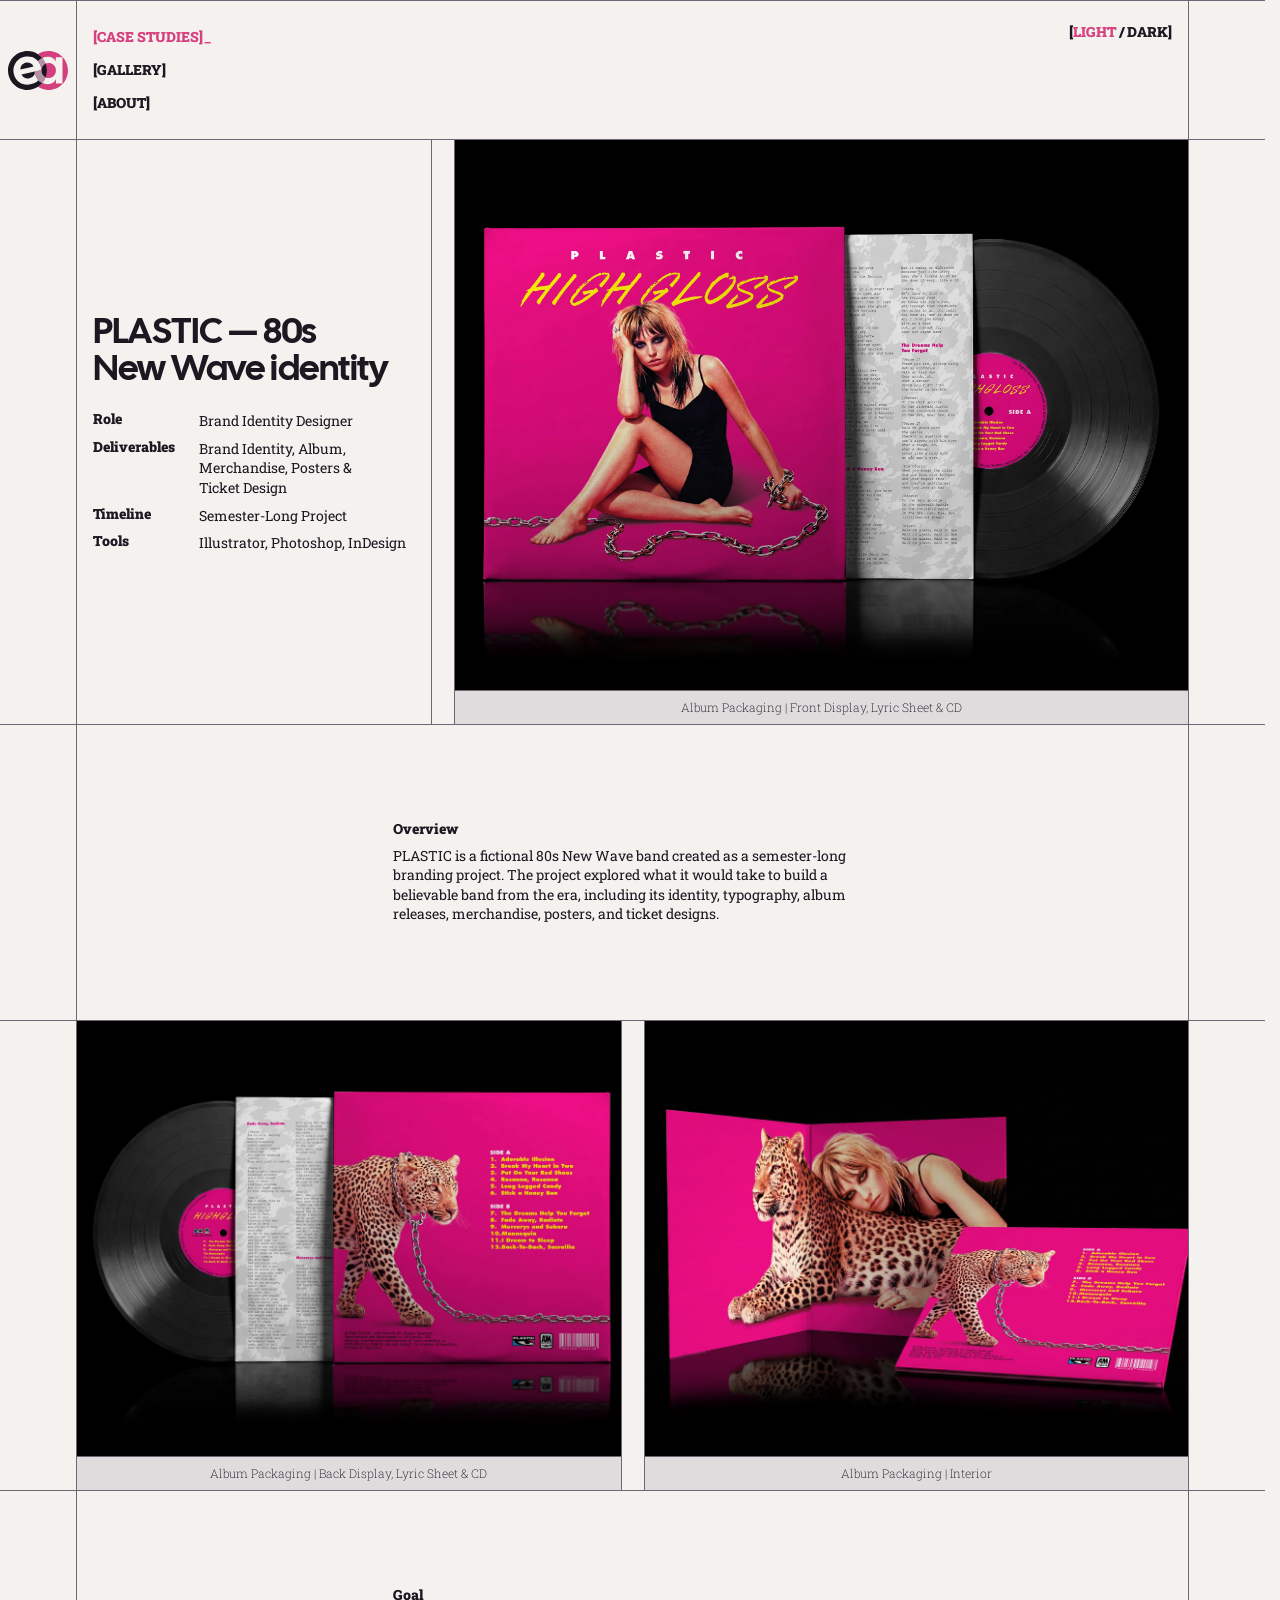
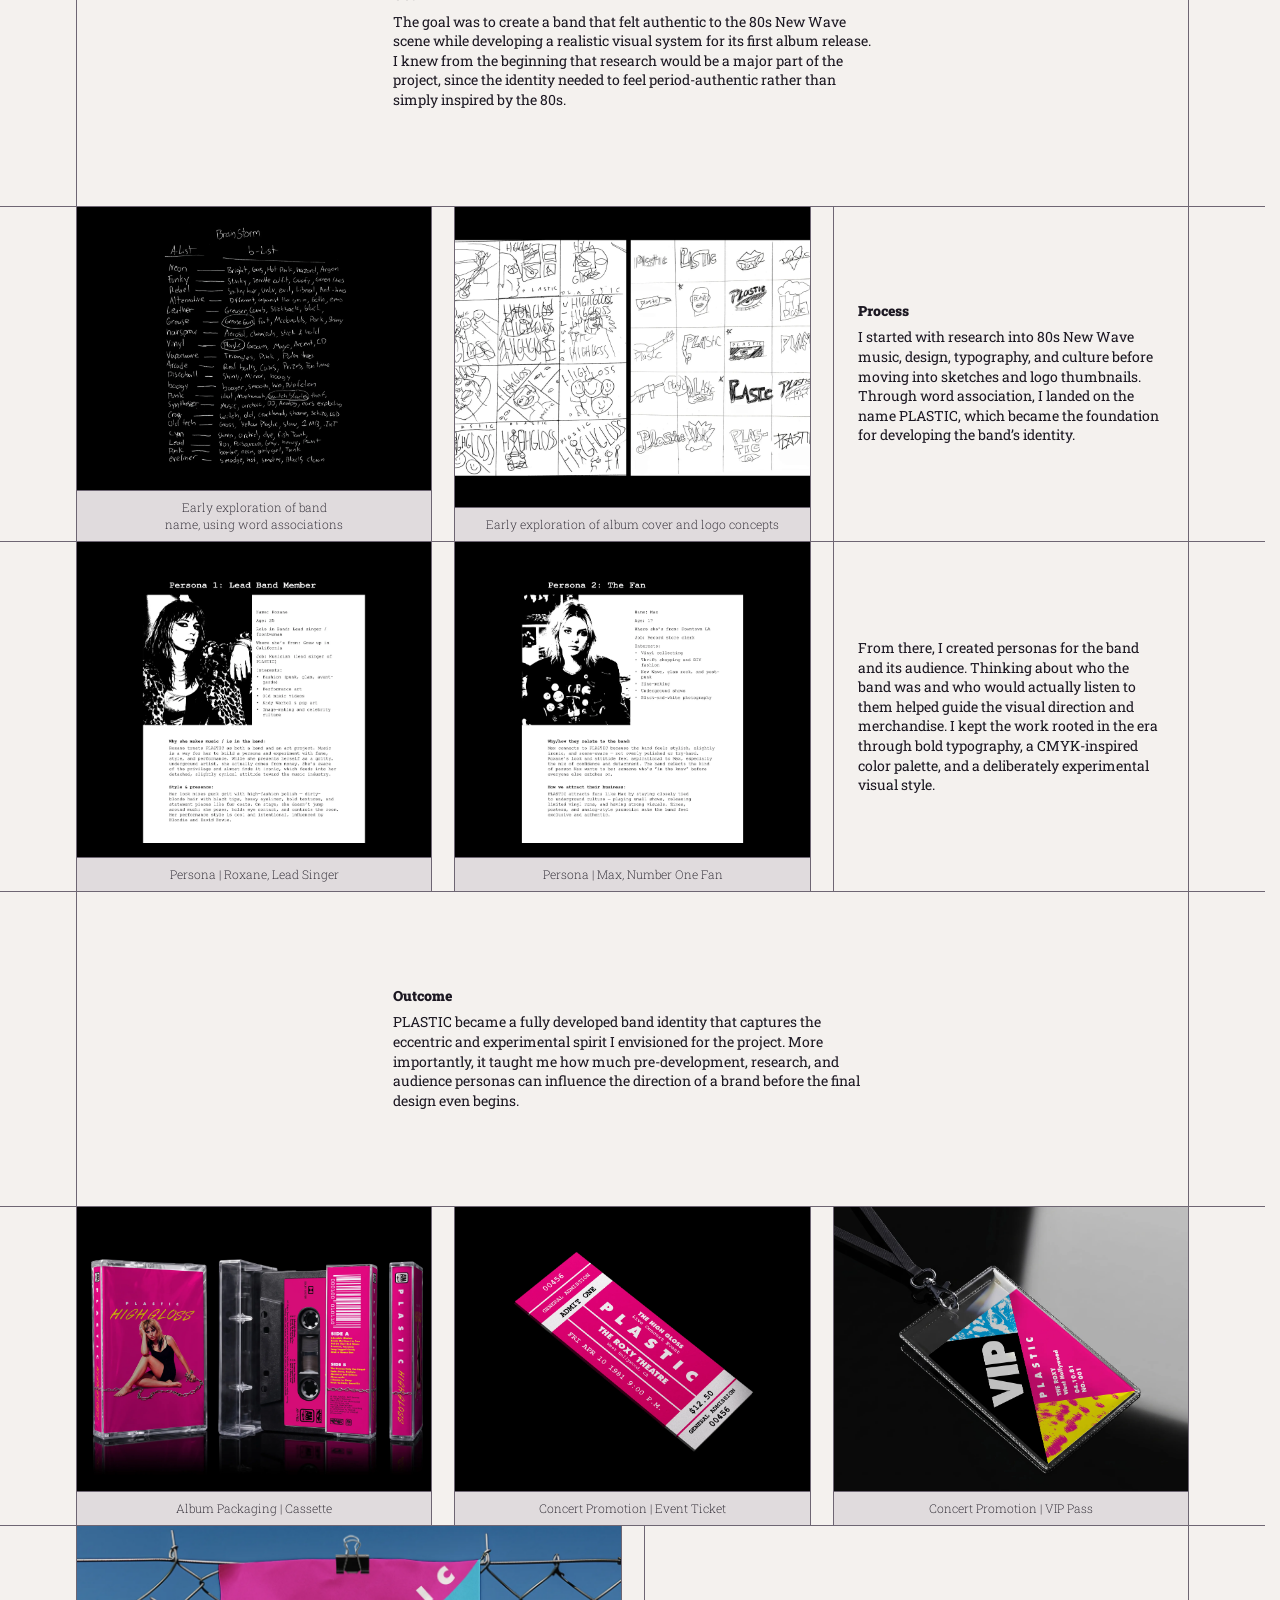
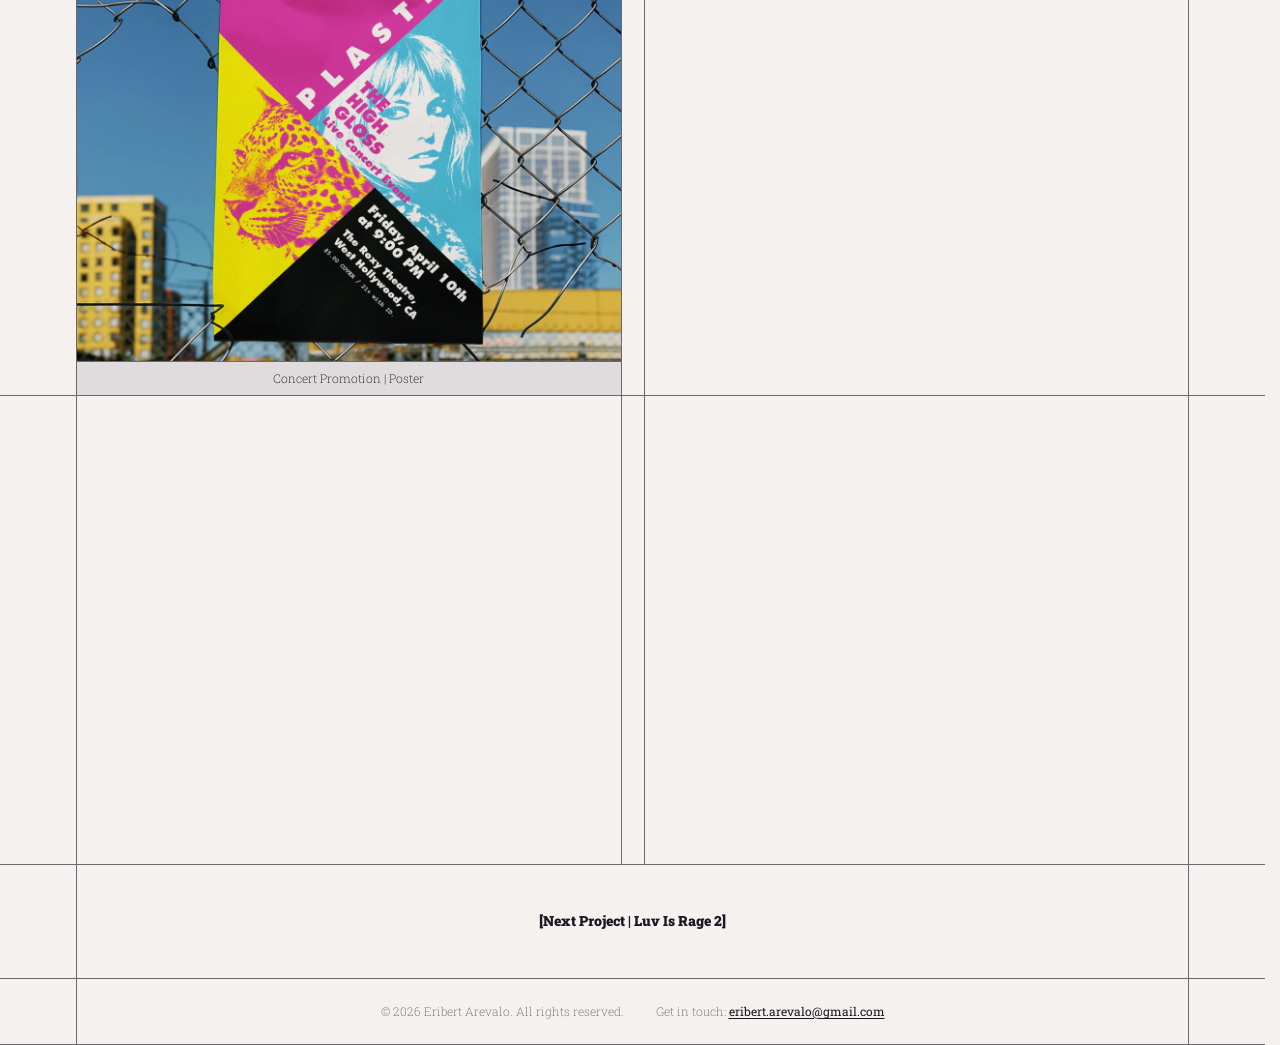
<file: plastic/index.html>
<!doctype html>
<html lang="en">
  <head>
    <meta charset="UTF-8" />
    <meta name="viewport" content="width=device-width, initial-scale=1.0" />
    <title>PLASTIC — arevalo.design</title>

    <meta
      name="description"
      content="PLASTIC: a fictional 80s New Wave band identity with typography, album packaging, merchandise, posters and tickets, by Eribert Arevalo, graphic designer."
    />
    <meta property="og:title" content="PLASTIC — arevalo.design" />
    <meta
      property="og:description"
      content="A fictional 80s New Wave band identity: album packaging, merchandise, posters and ticket design."
    />
    <link rel="canonical" href="https://arevalo.design/plastic/" />
    <meta property="og:type" content="website" />
    <meta property="og:image:alt" content="PLASTIC album front cover." />
    <meta property="og:url" content="https://arevalo.design/plastic/" />
    <meta
      property="og:image"
      content="https://arevalo.design/assets/previews/prefrontvinyl.jpg"
    />
    <meta name="twitter:card" content="summary_large_image" />

    <link
      rel="preload"
      href="../assets/fonts/roboto-slab-v36-latin-regular.woff2"
      as="font"
      type="font/woff2"
      crossorigin
    />
    <link
      rel="preload"
      href="../assets/fonts/roboto-slab-v36-latin-900.woff2"
      as="font"
      type="font/woff2"
      crossorigin
    />
    <link
      rel="preload"
      href="../assets/fonts/roboto-slab-v36-latin-200.woff2"
      as="font"
      type="font/woff2"
      crossorigin
    />
    <link
      rel="preload"
      href="../assets/fonts/cal-sans-v2-latin-regular.woff2"
      as="font"
      type="font/woff2"
      crossorigin
    />

    <link rel="stylesheet" href="../css/style.css" />
    <link
      rel="icon"
      href="../assets/favicon/favicon.svg"
      type="image/svg+xml"
    />
    <link
      rel="apple-touch-icon"
      href="../assets/favicon/apple-touch-icon.png"
    />

    <!-- class hook + saved theme before paint; if script.js never loads, un-hide the fade-in content -->
    <script>
      (function () {
        var r = document.documentElement;
        r.classList.add("js");
        try {
          if (localStorage.getItem("theme") === "dark")
            r.classList.add("theme-dark");
        } catch (e) {}
        setTimeout(function () {
          if (!r.classList.contains("js-ready")) r.classList.remove("js");
        }, 4000);
      })();
    </script>
  </head>
  <body>
    <a class="skip-link h2" href="#main">[Skip to content]</a>
    <div class="sheet">
      <header class="site-header">
        <a
          class="site-logo border-r"
          href="/"
          aria-label="Eribert Arevalo, home"
        >
          <img
            class="site-logo__img site-logo__img--light"
            src="/assets/logo/logo.svg"
            alt=""
          />
          <img
            class="site-logo__img site-logo__img--dark"
            src="/assets/logo/logow.svg"
            alt=""
            aria-hidden="true"
          />
        </a>
        <div class="hero" id="site-menu">
          <nav class="hero-nav" aria-label="Primary">
            <a class="h2" href="/" aria-current="true">[Case Studies]</a>
            <a class="h2" href="/gallery/">[Gallery]</a>
            <a class="h2" href="/about/">[About]</a>
          </nav>
          <button
            class="theme-switch h2"
            type="button"
            aria-pressed="false"
            aria-label="Dark mode"
          >
            [<span class="opt opt-light">Light</span> /
            <span class="opt opt-dark">Dark</span>]
          </button>
        </div>
        <button
          class="menu-toggle"
          type="button"
          aria-expanded="false"
          aria-controls="site-menu"
          aria-label="Open menu"
        >
          <span class="menu-toggle__bar"></span>
          <span class="menu-toggle__bar"></span>
          <span class="menu-toggle__bar"></span>
        </button>
        <div class="cell border-l"></div>
      </header>

      <main class="art-frame" id="main" tabindex="-1">
        <section class="row row--hero">
          <div class="cell border-r"></div>
          <div class="art-text art-text--hero">
            <div class="art-meta">
              <h1 class="title">PLASTIC — 80s New Wave identity</h1>
              <dl class="art-meta__list">
                <dt class="h2">Role</dt>
                <dd class="body">Brand Identity Designer</dd>
                <dt class="h2">Deliverables</dt>
                <dd class="body">
                  Brand Identity, Album, Merchandise, Posters &amp; Ticket
                  Design
                </dd>
                <dt class="h2">Timeline</dt>
                <dd class="body">Semester-Long Project</dd>
                <dt class="h2">Tools</dt>
                <dd class="body">Illustrator, Photoshop, InDesign</dd>
              </dl>
            </div>
          </div>
          <div class="cell border-l border-r"></div>
          <figure class="shot reveal">
            <img
              src="../assets/newwave/front.webp"
              alt="PLASTIC album packaging front display with lyric sheet and CD"
              fetchpriority="high"
            />
            <figcaption class="shot__cap thin">
              Album Packaging | Front Display, Lyric Sheet &amp; CD
            </figcaption>
          </figure>
          <div class="cell border-l"></div>
        </section>
        <section class="row row--text">
          <div class="cell border-r"></div>
          <div class="art-text art-text--center">
            <h2 class="h2">Overview</h2>
            <p class="body">
              PLASTIC is a fictional 80s New Wave band created as a
              semester-long branding project. The project explored what it would
              take to build a believable band from the era, including its
              identity, typography, album releases, merchandise, posters, and
              ticket designs.
            </p>
          </div>
          <div class="cell border-l"></div>
        </section>
        <section class="row row--double">
          <div class="cell border-r"></div>
          <figure class="shot reveal">
            <img
              src="../assets/newwave/back.webp"
              alt="PLASTIC album packaging back display with lyric sheet and CD"
              loading="lazy"
            />
            <figcaption class="shot__cap thin">
              Album Packaging | Back Display, Lyric Sheet &amp; CD
            </figcaption>
          </figure>
          <div class="cell border-l border-r"></div>
          <figure class="shot reveal">
            <img
              src="../assets/newwave/inside.webp"
              alt="PLASTIC album packaging interior"
              loading="lazy"
            />
            <figcaption class="shot__cap thin">
              Album Packaging | Interior
            </figcaption>
          </figure>
          <div class="cell border-l"></div>
        </section>
        <section class="row row--text">
          <div class="cell border-r"></div>
          <div class="art-text art-text--center">
            <h2 class="h2">Goal</h2>
            <p class="body">
              The goal was to create a band that felt authentic to the 80s New
              Wave scene while developing a realistic visual system for its
              first album release. I knew from the beginning that research would
              be a major part of the project, since the identity needed to feel
              period-authentic rather than simply inspired by the 80s.
            </p>
          </div>
          <div class="cell border-l"></div>
        </section>
        <section class="row row--triple">
          <div class="cell border-r"></div>
          <figure class="shot reveal">
            <img
              src="../assets/newwave/brainstorm.webp"
              alt="Word association brainstorm for the band name"
              loading="lazy"
            />
            <figcaption class="shot__cap thin">
              Early exploration of band name, using word associations
            </figcaption>
          </figure>
          <div class="cell border-l border-r"></div>
          <figure class="shot reveal">
            <img
              src="../assets/newwave/logosketchalbumsketch.webp"
              alt="Sketches of album cover and logo concepts"
              loading="lazy"
            />
            <figcaption class="shot__cap thin">
              Early exploration of album cover and logo concepts
            </figcaption>
          </figure>
          <div class="cell border-l border-r"></div>
          <div class="art-text art-text--center">
            <h2 class="h2">Process</h2>
            <p class="body">
              I started with research into 80s New Wave music, design,
              typography, and culture before moving into sketches and logo
              thumbnails. Through word association, I landed on the name
              PLASTIC, which became the foundation for developing the band’s
              identity.
            </p>
          </div>
          <div class="cell border-l"></div>
        </section>
        <section class="row row--triple">
          <div class="cell border-r"></div>
          <figure class="shot reveal">
            <img
              src="../assets/newwave/persona1.webp"
              alt="Persona for Roxane, lead singer of PLASTIC"
              loading="lazy"
            />
            <figcaption class="shot__cap thin">
              Persona | Roxane, Lead Singer
            </figcaption>
          </figure>
          <div class="cell border-l border-r"></div>
          <figure class="shot reveal">
            <img
              src="../assets/newwave/persona2.webp"
              alt="Persona for Max, PLASTIC’s number one fan"
              loading="lazy"
            />
            <figcaption class="shot__cap thin">
              Persona | Max, Number One Fan
            </figcaption>
          </figure>
          <div class="cell border-l border-r"></div>
          <div class="art-text art-text--center">
            <p class="body">
              From there, I created personas for the band and its audience.
              Thinking about who the band was and who would actually listen to
              them helped guide the visual direction and merchandise. I kept the
              work rooted in the era through bold typography, a CMYK-inspired
              color palette, and a deliberately experimental visual style.
            </p>
          </div>
          <div class="cell border-l"></div>
        </section>
        <section class="row row--text">
          <div class="cell border-r"></div>
          <div class="art-text art-text--center">
            <h2 class="h2">Outcome</h2>
            <p class="body">
              PLASTIC became a fully developed band identity that captures the
              eccentric and experimental spirit I envisioned for the project.
              More importantly, it taught me how much pre-development, research,
              and audience personas can influence the direction of a brand
              before the final design even begins.
            </p>
          </div>
          <div class="cell border-l"></div>
        </section>
        <section class="row row--triple">
          <div class="cell border-r"></div>
          <figure class="shot reveal">
            <img
              src="../assets/newwave/cassette.webp"
              alt="High-gloss PLASTIC cassette"
              loading="lazy"
            />
            <figcaption class="shot__cap thin">
              Album Packaging | Cassette
            </figcaption>
          </figure>
          <div class="cell border-l border-r"></div>
          <figure class="shot reveal">
            <img
              src="../assets/newwave/ticket.webp"
              alt="PLASTIC concert event ticket"
              loading="lazy"
            />
            <figcaption class="shot__cap thin">
              Concert Promotion | Event Ticket
            </figcaption>
          </figure>
          <div class="cell border-l border-r"></div>
          <figure class="shot reveal">
            <img
              src="../assets/newwave/vip.webp"
              alt="PLASTIC concert VIP pass"
              loading="lazy"
            />
            <figcaption class="shot__cap thin">
              Concert Promotion | VIP Pass
            </figcaption>
          </figure>
          <div class="cell border-l"></div>
        </section>
        <section class="row row--double">
          <div class="cell border-r"></div>
          <figure class="shot reveal">
            <img
              src="../assets/newwave/poster.webp"
              alt="PLASTIC concert poster"
              loading="lazy"
            />
            <figcaption class="shot__cap thin">
              Concert Promotion | Poster
            </figcaption>
          </figure>
          <div class="cell border-l border-r"></div>
          <figure class="shot reveal">
            <img
              src="../assets/newwave/zine.webp"
              alt="PLASTIC zine"
              loading="lazy"
            />
            <figcaption class="shot__cap thin">Merchandise | Zine</figcaption>
          </figure>
          <div class="cell border-l"></div>
        </section>
        <section class="row row--double">
          <div class="cell border-r"></div>
          <figure class="shot reveal">
            <img
              src="../assets/newwave/shirt1.webp"
              alt="PLASTIC logo t-shirt"
              loading="lazy"
            />
            <figcaption class="shot__cap thin">
              Merchandise | Logo T-Shirt
            </figcaption>
          </figure>
          <div class="cell border-l border-r"></div>
          <figure class="shot reveal">
            <img
              src="../assets/newwave/shirt2.webp"
              alt="PLASTIC band members t-shirt"
              loading="lazy"
            />
            <figcaption class="shot__cap thin">
              Merchandise | Band Members T-Shirt
            </figcaption>
          </figure>
          <div class="cell border-l"></div>
        </section>
        <section class="row row--text">
          <div class="cell border-r"></div>
          <a class="proj-next h2" href="/rollout/"
            >[Next Project &#124; Luv Is Rage 2]</a
          >
          <div class="cell border-l"></div>
        </section>
        <section class="row row--text">
          <div class="cell border-r"></div>
          <div class="footer">
            <span>© 2026 Eribert Arevalo. All rights reserved.</span>
            <span
              >Get in touch:
              <a class="footer__link" href="mailto:eribert.arevalo@gmail.com"
                >eribert.arevalo@gmail.com</a
              ></span
            >
          </div>
          <div class="cell border-l"></div>
        </section>
      </main>
    </div>

    <script src="../js/script.js"></script>
  </body>
</html>
</file>
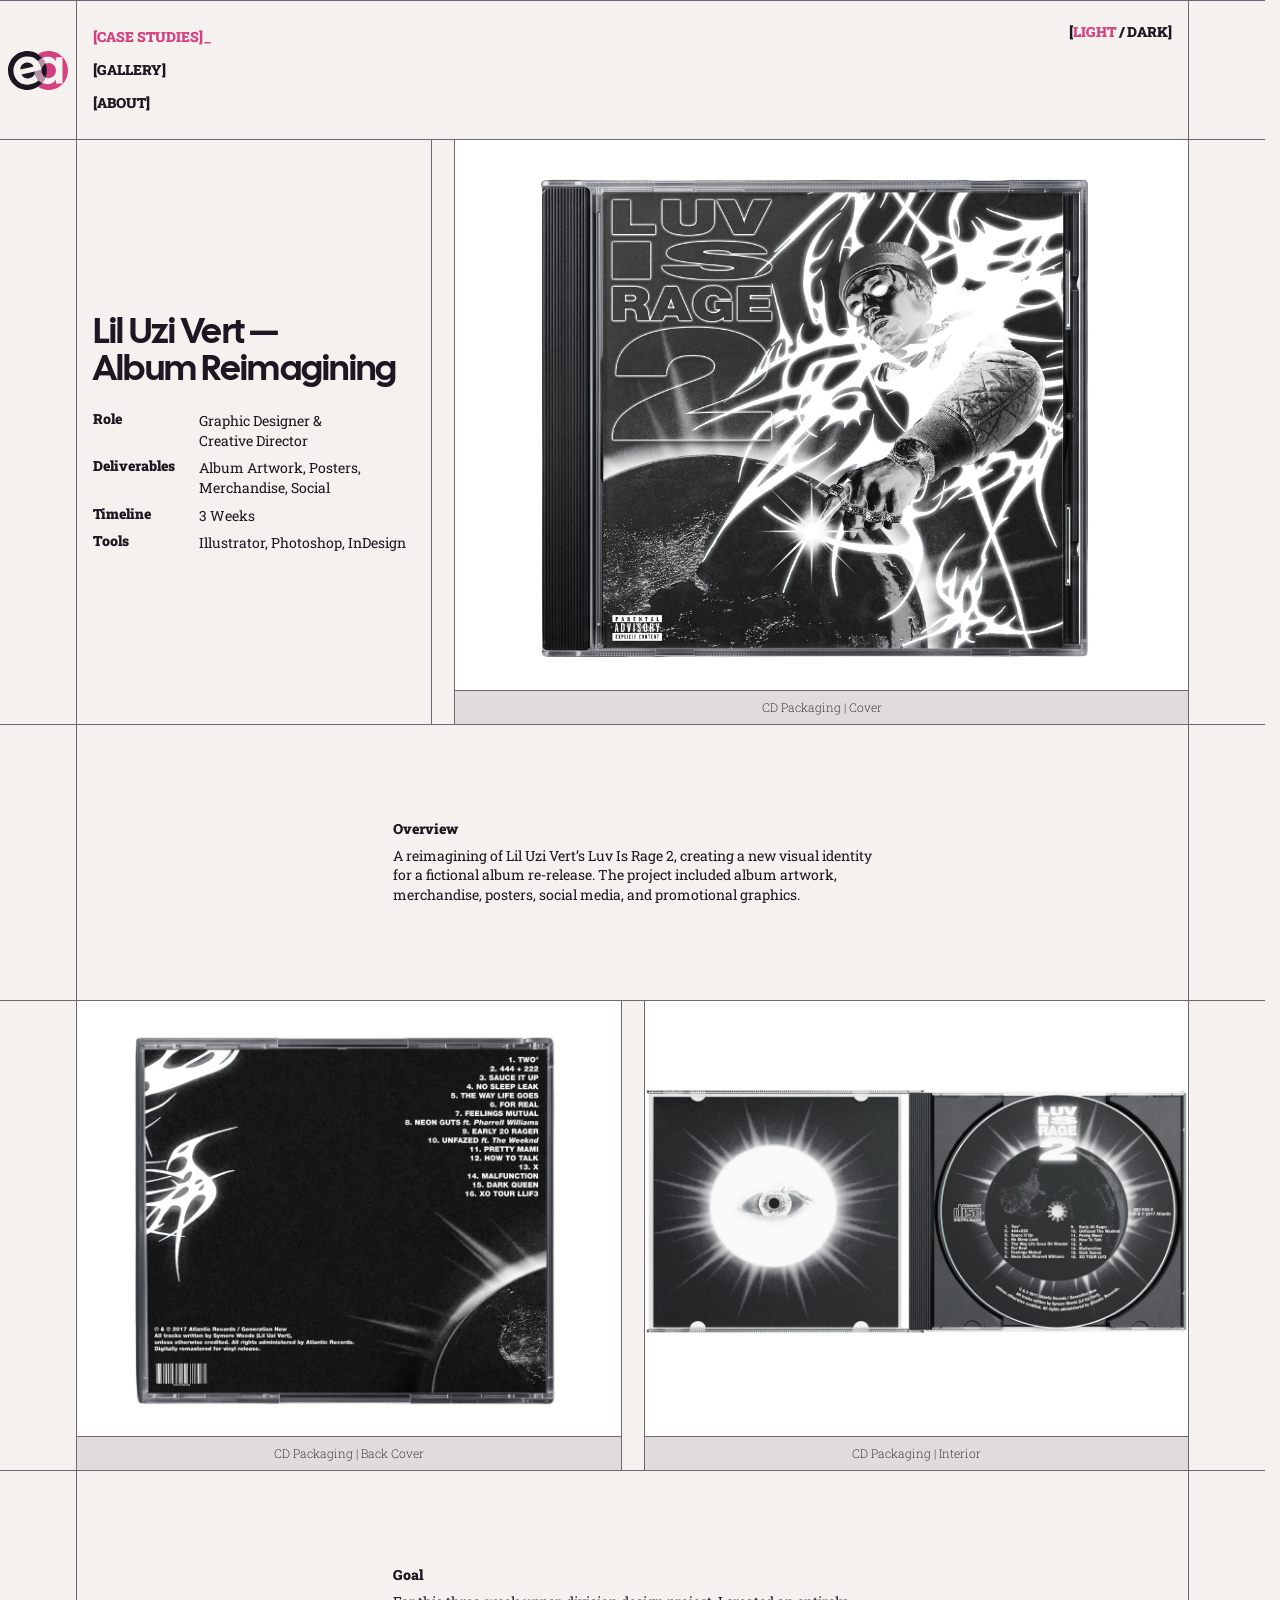
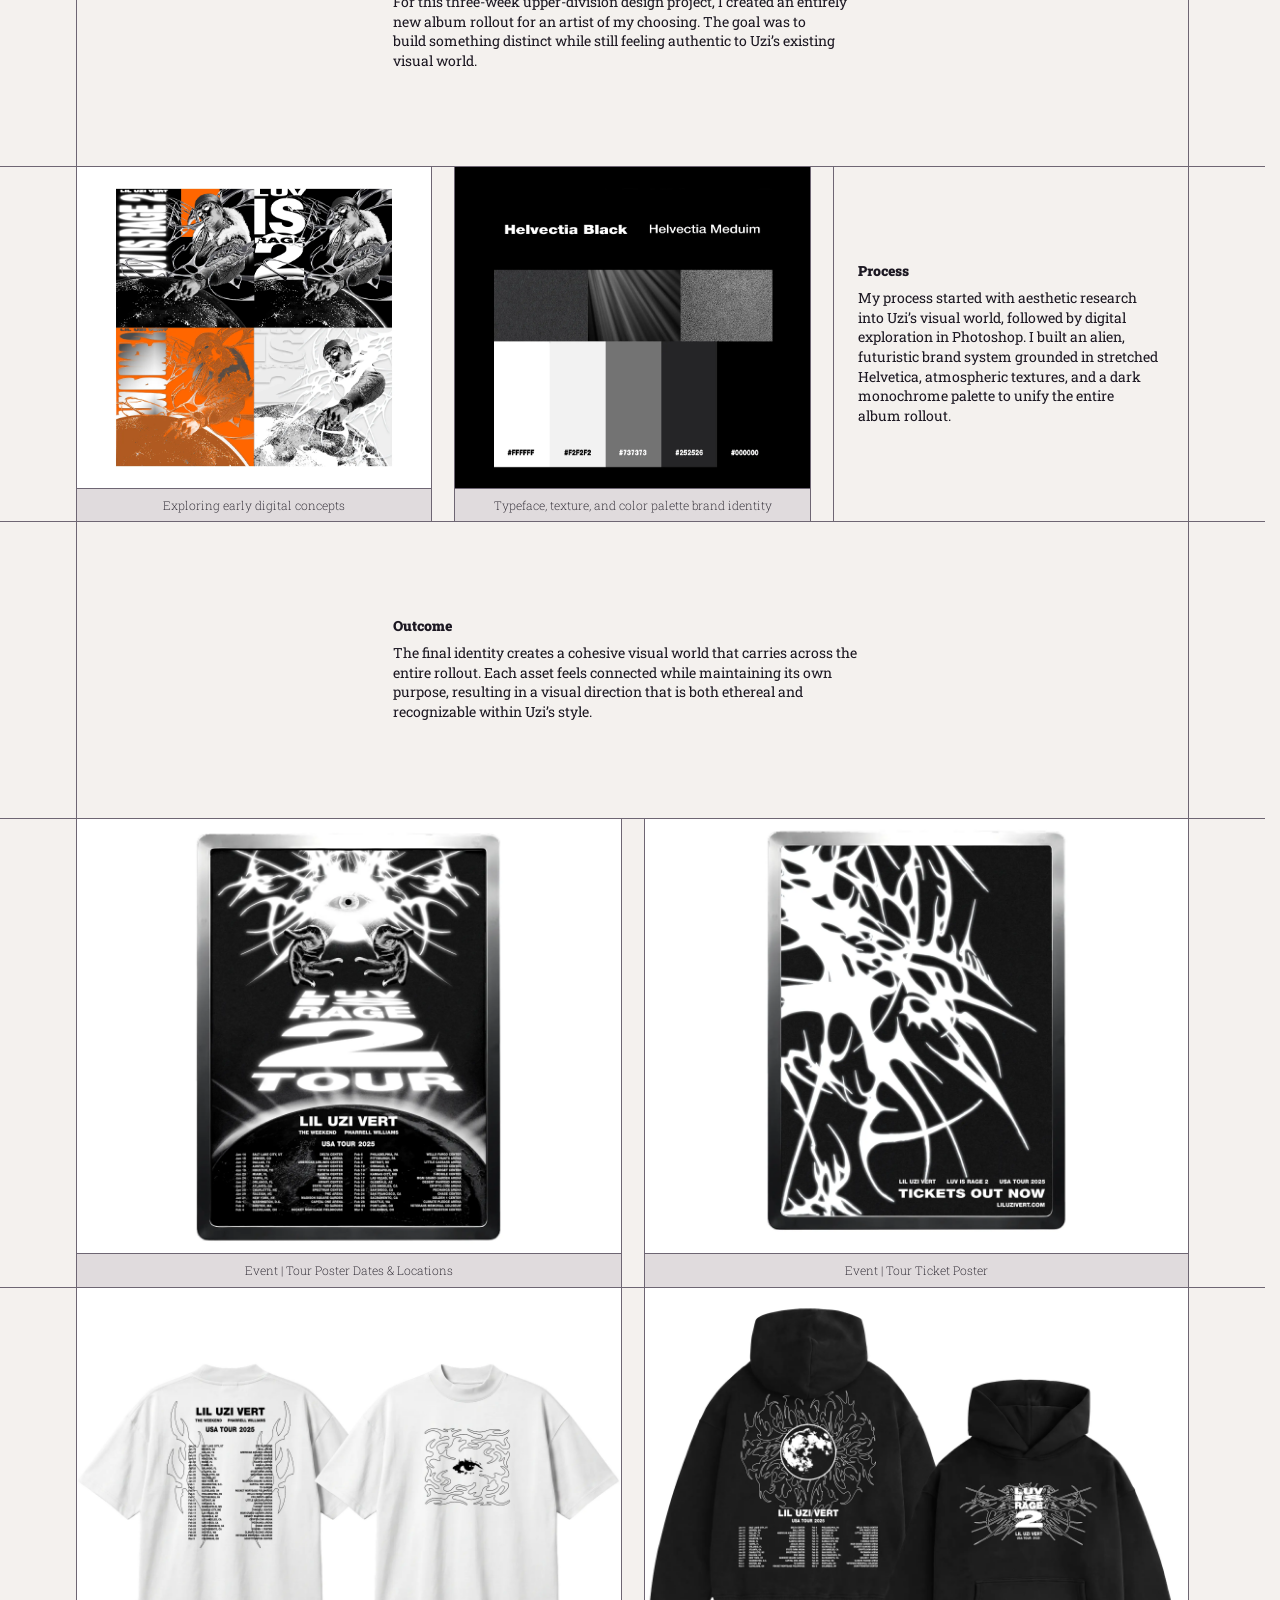
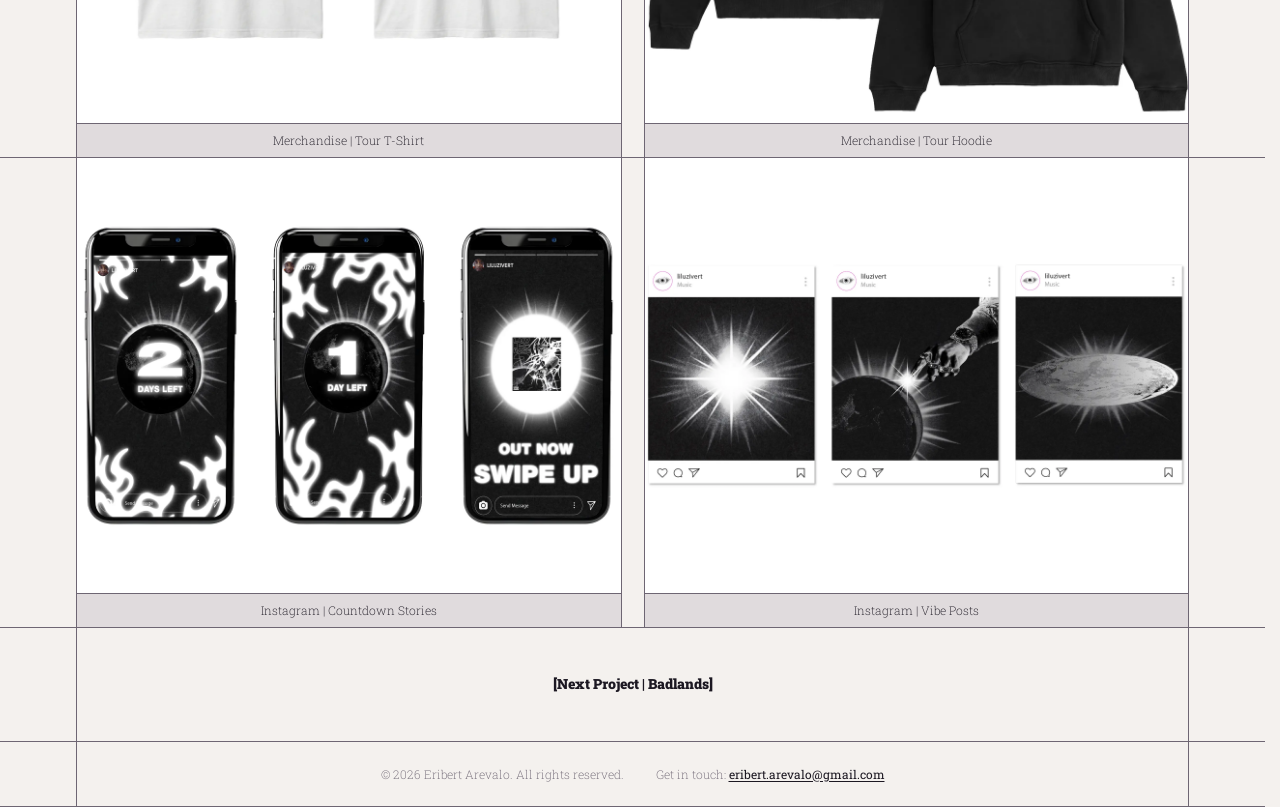
<file: rollout/index.html>
<!doctype html>
<html lang="en">
  <head>
    <meta charset="UTF-8" />
    <meta name="viewport" content="width=device-width, initial-scale=1.0" />
    <title>Luv Is Rage 2 — arevalo.design</title>

    <meta
      name="description"
      content="Luv Is Rage 2 reimagined: a conceptual album rollout and visual identity by Eribert Arevalo, graphic designer."
    />
    <meta property="og:title" content="Luv Is Rage 2 — arevalo.design" />
    <meta
      property="og:description"
      content="A conceptual album re-release: artwork, posters, merchandise and social for Lil Uzi Vert’s Luv Is Rage 2."
    />
    <meta property="og:url" content="https://arevalo.design/rollout/" />
    <link rel="canonical" href="https://arevalo.design/rollout/" />
    <meta property="og:type" content="website" />
    <meta
      property="og:image:alt"
      content="CD cover artwork from the Luv Is Rage 2 album reimagining."
    />
    <meta
      property="og:image"
      content="https://arevalo.design/assets/previews/prefrontcd.jpg"
    />
    <meta name="twitter:card" content="summary_large_image" />

    <link
      rel="preload"
      href="../assets/fonts/roboto-slab-v36-latin-regular.woff2"
      as="font"
      type="font/woff2"
      crossorigin
    />
    <link
      rel="preload"
      href="../assets/fonts/roboto-slab-v36-latin-900.woff2"
      as="font"
      type="font/woff2"
      crossorigin
    />
    <link
      rel="preload"
      href="../assets/fonts/roboto-slab-v36-latin-200.woff2"
      as="font"
      type="font/woff2"
      crossorigin
    />
    <link
      rel="preload"
      href="../assets/fonts/cal-sans-v2-latin-regular.woff2"
      as="font"
      type="font/woff2"
      crossorigin
    />

    <link rel="stylesheet" href="../css/style.css" />
    <link
      rel="icon"
      href="../assets/favicon/favicon.svg"
      type="image/svg+xml"
    />
    <link
      rel="apple-touch-icon"
      href="../assets/favicon/apple-touch-icon.png"
    />

    <!-- class hook + saved theme before paint; if script.js never loads, un-hide the fade-in content -->
    <script>
      (function () {
        var r = document.documentElement;
        r.classList.add("js");
        try {
          if (localStorage.getItem("theme") === "dark")
            r.classList.add("theme-dark");
        } catch (e) {}
        setTimeout(function () {
          if (!r.classList.contains("js-ready")) r.classList.remove("js");
        }, 4000);
      })();
    </script>
  </head>
  <body>
    <a class="skip-link h2" href="#main">[Skip to content]</a>
    <div class="sheet">
      <header class="site-header">
        <a
          class="site-logo border-r"
          href="/"
          aria-label="Eribert Arevalo, home"
        >
          <img
            class="site-logo__img site-logo__img--light"
            src="/assets/logo/logo.svg"
            alt=""
          />
          <img
            class="site-logo__img site-logo__img--dark"
            src="/assets/logo/logow.svg"
            alt=""
            aria-hidden="true"
          />
        </a>
        <div class="hero" id="site-menu">
          <nav class="hero-nav" aria-label="Primary">
            <a class="h2" href="/" aria-current="true">[Case Studies]</a>
            <a class="h2" href="/gallery/">[Gallery]</a>
            <a class="h2" href="/about/">[About]</a>
          </nav>
          <button
            class="theme-switch h2"
            type="button"
            aria-pressed="false"
            aria-label="Dark mode"
          >
            [<span class="opt opt-light">Light</span> /
            <span class="opt opt-dark">Dark</span>]
          </button>
        </div>
        <button
          class="menu-toggle"
          type="button"
          aria-expanded="false"
          aria-controls="site-menu"
          aria-label="Open menu"
        >
          <span class="menu-toggle__bar"></span>
          <span class="menu-toggle__bar"></span>
          <span class="menu-toggle__bar"></span>
        </button>
        <div class="cell border-l"></div>
      </header>

      <main class="art-frame" id="main" tabindex="-1">
        <section class="row row--hero">
          <div class="cell border-r"></div>
          <div class="art-text art-text--hero">
            <div class="art-meta">
              <h1 class="title">Lil Uzi Vert — Album Reimagining</h1>
              <dl class="art-meta__list">
                <dt class="h2">Role</dt>
                <dd class="body">Graphic Designer &amp; Creative Director</dd>
                <dt class="h2">Deliverables</dt>
                <dd class="body">
                  Album Artwork, Posters, Merchandise, Social
                </dd>
                <dt class="h2">Timeline</dt>
                <dd class="body">3 Weeks</dd>
                <dt class="h2">Tools</dt>
                <dd class="body">Illustrator, Photoshop, InDesign</dd>
              </dl>
            </div>
          </div>
          <div class="cell border-l border-r"></div>
          <figure class="shot reveal">
            <img
              src="../assets/uzi/front.webp"
              alt="CD artwork, CD cover"
              fetchpriority="high"
            />
            <figcaption class="shot__cap thin">CD Packaging | Cover</figcaption>
          </figure>
          <div class="cell border-l"></div>
        </section>
        <section class="row row--text">
          <div class="cell border-r"></div>
          <div class="art-text art-text--center">
            <h2 class="h2">Overview</h2>
            <p class="body">
              A reimagining of Lil Uzi Vert’s Luv Is Rage 2, creating a new
              visual identity for a fictional album re-release. The project
              included album artwork, merchandise, posters, social media, and
              promotional graphics.
            </p>
          </div>
          <div class="cell border-l"></div>
        </section>
        <section class="row row--double">
          <div class="cell border-r"></div>
          <figure class="shot reveal">
            <img
              src="../assets/uzi/backcd.webp"
              alt="CD packaging, back cover"
              loading="lazy"
            />
            <figcaption class="shot__cap thin">
              CD Packaging | Back Cover
            </figcaption>
          </figure>
          <div class="cell border-l border-r"></div>
          <figure class="shot reveal">
            <img
              src="../assets/uzi/opencd.webp"
              alt="Album packaging, interior"
              loading="lazy"
            />
            <figcaption class="shot__cap thin">
              CD Packaging | Interior
            </figcaption>
          </figure>
          <div class="cell border-l"></div>
        </section>
        <section class="row row--text">
          <div class="cell border-r"></div>
          <div class="art-text art-text--center">
            <h2 class="h2">Goal</h2>
            <p class="body">
              For this three-week upper-division design project, I created an
              entirely new album rollout for an artist of my choosing. The goal
              was to build something distinct while still feeling authentic to
              Uzi’s existing visual world.
            </p>
          </div>
          <div class="cell border-l"></div>
        </section>
        <section class="row row--triple">
          <div class="cell border-r"></div>
          <figure class="shot reveal">
            <img
              src="../assets/uzi/thumbnailconcepts.webp"
              alt="Early digital concepts"
              loading="lazy"
            />
            <figcaption class="shot__cap thin">
              Exploring early digital concepts
            </figcaption>
          </figure>
          <div class="cell border-l border-r"></div>
          <figure class="shot reveal">
            <img
              src="../assets/uzi/brand.webp"
              alt="Brand identity: typeface, texture and color palette"
              loading="lazy"
            />
            <figcaption class="shot__cap thin">
              Typeface, texture, and color palette brand identity
            </figcaption>
          </figure>
          <div class="cell border-l border-r"></div>
          <div class="art-text art-text--center">
            <h2 class="h2">Process</h2>
            <p class="body">
              My process started with aesthetic research into Uzi’s visual
              world, followed by digital exploration in Photoshop. I built an
              alien, futuristic brand system grounded in stretched Helvetica,
              atmospheric textures, and a dark monochrome palette to unify the
              entire album rollout.
            </p>
          </div>
          <div class="cell border-l"></div>
        </section>
        <section class="row row--text">
          <div class="cell border-r"></div>
          <div class="art-text art-text--center">
            <h2 class="h2">Outcome</h2>
            <p class="body">
              The final identity creates a cohesive visual world that carries
              across the entire rollout. Each asset feels connected while
              maintaining its own purpose, resulting in a visual direction that
              is both ethereal and recognizable within Uzi’s style.
            </p>
          </div>
          <div class="cell border-l"></div>
        </section>
        <section class="row row--double">
          <div class="cell border-r"></div>
          <figure class="shot reveal">
            <img
              src="../assets/uzi/poster1.webp"
              alt="Tour poster"
              loading="lazy"
            />
            <figcaption class="shot__cap thin">
              Event | Tour Poster Dates &amp; Locations
            </figcaption>
          </figure>
          <div class="cell border-l border-r"></div>
          <figure class="shot reveal">
            <img
              src="../assets/uzi/poster2.webp"
              alt="Live event ticket poster"
              loading="lazy"
            />
            <figcaption class="shot__cap thin">
              Event | Tour Ticket Poster
            </figcaption>
          </figure>
          <div class="cell border-l"></div>
        </section>
        <section class="row row--double">
          <div class="cell border-r"></div>
          <figure class="shot reveal">
            <img
              src="../assets/uzi/shirt.webp"
              alt="Tour t-shirt"
              loading="lazy"
            />
            <figcaption class="shot__cap thin">
              Merchandise | Tour T-Shirt
            </figcaption>
          </figure>
          <div class="cell border-l border-r"></div>
          <figure class="shot reveal">
            <img
              src="../assets/uzi/hoodie.webp"
              alt="Tour hoodie"
              loading="lazy"
            />
            <figcaption class="shot__cap thin">
              Merchandise | Tour Hoodie
            </figcaption>
          </figure>
          <div class="cell border-l"></div>
        </section>
        <section class="row row--double">
          <div class="cell border-r"></div>
          <figure class="shot reveal">
            <img
              src="../assets/uzi/stories.webp"
              alt="Instagram story countdown"
              loading="lazy"
            />
            <figcaption class="shot__cap thin">
              Instagram | Countdown Stories
            </figcaption>
          </figure>
          <div class="cell border-l border-r"></div>
          <figure class="shot reveal">
            <img
              src="../assets/uzi/posts.webp"
              alt="Instagram vibe posts"
              loading="lazy"
            />
            <figcaption class="shot__cap thin">
              Instagram | Vibe Posts
            </figcaption>
          </figure>
          <div class="cell border-l"></div>
        </section>
        <section class="row row--text">
          <div class="cell border-r"></div>
          <a class="proj-next h2" href="/badlands/"
            >[Next Project &#124; Badlands]</a
          >
          <div class="cell border-l"></div>
        </section>
        <section class="row row--text">
          <div class="cell border-r"></div>
          <div class="footer">
            <span>© 2026 Eribert Arevalo. All rights reserved.</span>
            <span
              >Get in touch:
              <a class="footer__link" href="mailto:eribert.arevalo@gmail.com"
                >eribert.arevalo@gmail.com</a
              ></span
            >
          </div>
          <div class="cell border-l"></div>
        </section>
      </main>
    </div>

    <script src="../js/script.js"></script>
  </body>
</html>
</file>
<file: css/style.css>
/* =========================================================
   arevalo.design — global styles
   ========================================================= */
:root {
  /* Colors */
  --color-paper:    #F4F1EE;
  --color-ink:      #1C1822;
  --color-hairline: #E0DBDD;
  --color-eggplant: #3A2C46;
  --color-slate:    #6E6673;
  --color-fuchsia:  #D6407E;

  --line: 1px solid var(--color-slate);

  /* Typography */
  --font-display: 'Cal Sans', system-ui, sans-serif;
  --font-text:    'Roboto Slab', system-ui, serif;

  --title-weight: 400;  --title-size: 36px;    --title-lh: 1.05; --title-ls: -0.02em;
  --h1-weight:    400;  --h1-size: 22.5px;     --h1-lh: 1;       --h1-ls: 0.02em;
  --h2-weight:    900;  --h2-size: 14px;       --h2-lh: 1.2;     --h2-ls: 0;
  --body-weight:  400;  --body-size: 14px;     --body-lh: 1.4;   --body-ls: 0;
  --thin-weight:  200;  --thin-size: 12px;     --thin-lh: 1.4;   --thin-ls: 0;

  /* Spacing */
  --space-1: 4px;
  --space-2: 8px;
  --space-3: 16px;
  --space-4: 24px;
  --space-5: 32px;
  --space-6: 48px;
  --space-8: 96px;

  /* Layout */
  --frame-pad: 6vw;
  --card-gap:  var(--space-4);
}

@font-face { font-family:'Cal Sans';    src:url('../assets/fonts/cal-sans-v2-latin-regular.woff2')    format('woff2'); font-weight:400; font-style:normal; font-display:swap; }
@font-face { font-family:'Roboto Slab'; src:url('../assets/fonts/roboto-slab-v36-latin-900.woff2')     format('woff2'); font-weight:900; font-style:normal; font-display:swap; }
@font-face { font-family:'Roboto Slab'; src:url('../assets/fonts/roboto-slab-v36-latin-regular.woff2') format('woff2'); font-weight:400; font-style:normal; font-display:swap; }
@font-face { font-family:'Roboto Slab'; src:url('../assets/fonts/roboto-slab-v36-latin-200.woff2')     format('woff2'); font-weight:200; font-style:normal; font-display:swap; }

* { margin:0; padding:0; box-sizing:border-box; }
html { -webkit-text-size-adjust: 100%; overflow-y: scroll; scrollbar-gutter: stable; }
body {
  min-height: 100vh; background: var(--color-paper); color: var(--color-ink);
  font-family: var(--font-text); font-weight: var(--body-weight);
  font-size: var(--body-size); line-height: var(--body-lh);
  -webkit-font-smoothing: antialiased;
}
img { display:block; max-width:100%; height:auto; }
a { color:inherit; text-decoration:none; }
a:focus-visible { outline:2px solid var(--color-fuchsia); outline-offset:3px; }
[hidden] { display: none !important; }   /* the hidden attribute always wins over any display rule */

.title { font-family:var(--font-display); font-weight:var(--title-weight); font-size:var(--title-size); line-height:var(--title-lh); letter-spacing:var(--title-ls); }
.h1    { font-family:var(--font-display); font-weight:var(--h1-weight);    font-size:var(--h1-size);    line-height:var(--h1-lh);    letter-spacing:var(--h1-ls); }
.h2    { font-family:var(--font-text);    font-weight:var(--h2-weight);    font-size:var(--h2-size);    line-height:var(--h2-lh);    letter-spacing:var(--h2-ls); }
.thin  { font-family:var(--font-text);    font-weight:var(--thin-weight);  font-size:var(--thin-size);  line-height:var(--thin-lh);  letter-spacing:var(--thin-ls); font-style:normal; }

/* pretty wrapping everywhere: no widows / orphans */
p, dd, .body, .thin, .lightbox__summary { text-wrap: pretty; }
.title, .h1, .h2, .shot__cap, .lightbox__cap { text-wrap: balance; }

/* --- MASTER LAYOUT --- */
.sheet { width: 100%; min-height: 100vh; display: flex; flex-direction: column; }
.frame {
  display: grid;
  flex-grow: 1;
  grid-template-columns: var(--frame-pad) minmax(0, 1fr) var(--card-gap) minmax(0, 1fr) var(--card-gap) minmax(0, 1fr) var(--frame-pad);
  grid-template-rows: auto auto auto 1fr;   /* intro / cards / cards / spacer (the 404 page overrides this inline) */
  border-top: var(--line); border-bottom: var(--line);
}
.frame > * { background: var(--color-paper); }

/* --- EXPLICIT BORDERS --- */
.border-b { border-bottom: var(--line); }
.border-r { border-right: var(--line); }
.border-l { border-left: var(--line); }

/* =========================================================
   SITE HEADER — shared by every page. Sticky; hides on scroll down,
   returns on scroll up and at the top (JS toggles .is-hidden).
   Mobile: logo + Light/Dark + burger sit in the bar; the nav drops down.
   ========================================================= */
.site-header {
  position: sticky; top: 0; z-index: 60;
  display: grid;
  grid-template-columns: var(--frame-pad) minmax(0, 1fr) var(--card-gap) minmax(0, 1fr) var(--card-gap) minmax(0, 1fr) var(--frame-pad);
  background: var(--color-paper);
  border-top: var(--line); border-bottom: var(--line);
  transition: transform .35s cubic-bezier(.2, .7, .2, 1), background-color .3s ease, border-color .3s ease;
}
.site-header.is-hidden { transform: translateY(-101%); }
.site-header > .hero { grid-column: 2 / 7; }
.site-header > .cell:last-child { grid-column: 7; }

/* the header already draws the top line, so drop the doubled one on the frame below it */
.site-header + .frame, .site-header + .g-frame { border-top: 0; }

/* logo: both versions stacked, the theme crossfades them */
.site-logo { grid-column: 1; display: grid; place-items: center; padding: var(--space-3) var(--space-2); min-width: 0; }
.site-logo:focus-visible { outline-offset: -4px; }
.site-logo__img { grid-area: 1 / 1; transition: opacity .3s ease; }
.site-logo .site-logo__img { width: auto; height: 2.5rem; max-width: 100%; object-fit: contain; }
.site-logo__img--dark { opacity: 0; }
html.theme-dark .site-logo__img--light { opacity: 0; }
html.theme-dark .site-logo__img--dark { opacity: 1; }

/* nav */
.hero { display: flex; justify-content: space-between; align-items: flex-start; }
.hero-nav { display: flex; flex-direction: column; gap: var(--space-2); padding: var(--space-4) var(--space-3); }
.hero-nav a {
  position: relative;
  display: inline-block;
  width: fit-content;            /* keep — stops full-row stretch */
  padding: var(--space-2) var(--space-3);
  margin: calc(var(--space-1) * -1) calc(var(--space-3) * -1);
  text-transform: uppercase;
}
.hero-nav a:hover, .hero-nav a:focus-visible, .hero-nav a[aria-current] { color: var(--color-fuchsia); }
.hero-nav a:focus-visible { outline: none; }

/* blinking caret on the current page / section */
.hero-nav a[aria-current]::after {
  content: '_'; margin-left: .12em;
  animation: caret-blink 1s steps(1, end) infinite;
}
@keyframes caret-blink { 0%, 100% { opacity: 1; } 50% { opacity: 0; } }

/* Light / Dark switch — one button, both options shown, active one in fuchsia.
   Clicking anywhere on it flips to the opposite theme. Nav-sized. */
.theme-switch {
  padding: var(--space-4) var(--space-3);
  background: none; border: 0; cursor: pointer;
  color: inherit;                 /* font/size/tracking come from the .h2 class, like the nav */
  text-transform: uppercase; line-height: 1; white-space: nowrap;
}
.theme-switch .opt-light { color: var(--color-fuchsia); }              /* light = active by default */
html.theme-dark .theme-switch .opt-light { color: inherit; }
html.theme-dark .theme-switch .opt-dark  { color: var(--color-fuchsia); }
/* hover / focus previews the option you'd switch to */
.theme-switch:hover .opt-dark,
.theme-switch:focus-visible .opt-dark { color: var(--color-fuchsia); }
html.theme-dark .theme-switch:hover .opt-light,
html.theme-dark .theme-switch:focus-visible .opt-light { color: var(--color-fuchsia); }

/* burger (mobile only) */
.menu-toggle { display: none; }
.menu-toggle__bar { display: block; width: 22px; height: 2px; background: currentColor; transition: transform .3s ease, opacity .2s ease; }
.menu-toggle:hover, .menu-toggle:focus-visible { color: var(--color-fuchsia); outline: none; }

@media (max-width: 760px) {
  .site-header { display: flex; flex-wrap: nowrap; align-items: center; justify-content: space-between; border-top: 0; }
  .site-logo { grid-column: auto; border-right: 0; padding: var(--space-3) var(--space-4); }
  .site-logo .site-logo__img { height: 28px; max-width: none; }
  .menu-toggle {
    display: flex; flex-direction: column; justify-content: center; gap: 5px;
    height: 56px; padding: 0 var(--space-4) 0 var(--space-2);
    background: none; border: 0; cursor: pointer; color: inherit;
  }

  /* .hero stops being a box, so Light/Dark can sit in the bar next to the burger */
  .hero { display: contents; }

  /* the nav itself is the drop-down panel */
  .hero-nav {
    position: absolute; top: calc(100% + 1px); left: 0; right: 0;
    flex-direction: column; align-items: flex-start; justify-content: flex-start; gap: var(--space-1);
    padding: 0 var(--space-4);
    background: var(--color-paper);
    max-height: 0; overflow: hidden; visibility: hidden;
    transition: max-height .35s cubic-bezier(.2, .7, .2, 1), padding .35s cubic-bezier(.2, .7, .2, 1), visibility 0s linear .35s, background-color .3s ease, border-color .3s ease;
  }
  .site-header.is-open .hero-nav {
    max-height: 24rem; padding: var(--space-3) var(--space-4); visibility: visible;
    border-top: var(--line); border-bottom: var(--line);
    transition: max-height .35s cubic-bezier(.2, .7, .2, 1), padding .35s cubic-bezier(.2, .7, .2, 1), visibility 0s, background-color .3s ease, border-color .3s ease;
  }
  .hero-nav a { margin: 0; padding: var(--space-2) 0; text-align: left; white-space: nowrap; }

  /* Light/Dark: in the bar, pushed right, directly beside the burger */
  .theme-switch { margin-left: auto; align-self: center; padding: var(--space-3) var(--space-2); text-align: right; white-space: nowrap; }

  .site-header.is-open.is-hidden { transform: none; }   /* don't hide the header while the menu is open */
  .site-header.is-open .menu-toggle__bar:nth-child(1) { transform: translateY(7px) rotate(45deg); }
  .site-header.is-open .menu-toggle__bar:nth-child(2) { opacity: 0; }
  .site-header.is-open .menu-toggle__bar:nth-child(3) { transform: translateY(-7px) rotate(-45deg); }
}
@media (max-width: 380px) {
  .site-logo { padding-right: var(--space-2); }
  .theme-switch { padding-inline: var(--space-1); }
}
@media (prefers-reduced-motion: reduce) {
  .site-header, .site-logo__img { transition: none; }
  .hero-nav, .menu-toggle__bar { transition: none !important; }
}

/* =========================================================
   HOME CARDS & INTRO
   ========================================================= */
.card {
  display: grid;
  grid-template-rows: subgrid;
  position: relative;
  text-decoration: none;
  min-width: 0; /* forces CSS Grid to respect column width */
}

/* Corner crop-marks (reticle) drawn on hover — four L brackets */
.card::after {
  content: '';
  position: absolute;
  inset: 0;
  z-index: 10;
  pointer-events: none;
  --l: 20px; --t: 5px; --i: 10px; --c: var(--color-fuchsia);
  background:
    linear-gradient(var(--c), var(--c)) left  var(--i) top    var(--i) / var(--l) var(--t),
    linear-gradient(var(--c), var(--c)) left  var(--i) top    var(--i) / var(--t) var(--l),
    linear-gradient(var(--c), var(--c)) right var(--i) top    var(--i) / var(--l) var(--t),
    linear-gradient(var(--c), var(--c)) right var(--i) top    var(--i) / var(--t) var(--l),
    linear-gradient(var(--c), var(--c)) left  var(--i) bottom var(--i) / var(--l) var(--t),
    linear-gradient(var(--c), var(--c)) left  var(--i) bottom var(--i) / var(--t) var(--l),
    linear-gradient(var(--c), var(--c)) right var(--i) bottom var(--i) / var(--l) var(--t),
    linear-gradient(var(--c), var(--c)) right var(--i) bottom var(--i) / var(--t) var(--l);
  background-repeat: no-repeat;
  opacity: 0;
  transition: opacity .18s ease;
}
.card:hover::after, .card:focus-visible::after { opacity: 1; }

.card__media {
  height: 60vh; /* always takes up 60% of the screen height */
  width: 100%;
  position: relative;
  overflow: hidden;
}
.card__media img {
  position: absolute;
  top: 0;
  left: 0;
  width: 100%;
  height: 100%;
  object-fit: cover; /* crops the image inside the tall box */
}

.card__label {
  border-top: var(--line);
  display: flex;
  align-items: flex-start;
  justify-content: space-between;
  padding: var(--space-3);
  background: var(--color-hairline);
  min-width: 0; /* stops the flexbox from forcing the grid to expand */
  gap: var(--space-2);
}
.card__name { min-width: 0; }
.card__meta {
  display: flex;
  flex-direction: column;
  align-items: flex-start;
  gap: var(--space-1);       /* space between name and role */
  white-space: nowrap;
}
/* small light text sits above the title: roles (home cards), dates (gallery tiles) */
.card__role { order: -1; line-height: 1; color: var(--color-slate); }

/* intro band: left edge lines up with the nav text (16px) */
.intro { display: flex; flex-direction: column; gap: var(--space-3); padding: var(--space-6) var(--space-4) var(--space-6) var(--space-3); }
.intro__title { max-width: 24ch; }
.intro__text { max-width: 60ch; }
.intro__links { display: flex; flex-wrap: wrap; gap: var(--space-4); margin-top: var(--space-2); }
.intro__links a { padding: var(--space-1) 0; text-transform: uppercase; }
.intro__links a:hover, .intro__links a:focus-visible { color: var(--color-fuchsia); outline: none; }

/* --- FOOTER --- */
.footer {
  font-weight: var(--thin-weight);
  font-size: var(--thin-size);
  line-height: var(--body-lh);
  grid-column: 2 / 7;
  background-color: var(--color-paper);
  position: relative;
  z-index: 20;
  display: flex;
  flex-wrap: wrap;
  align-items: center;
  justify-content: center;
  column-gap: var(--space-5);
  row-gap: var(--space-1);
  padding: var(--space-4);
  color: var(--color-slate);
  text-align: center;
}
.footer__link { font-weight: var(--body-weight); text-decoration: underline; text-underline-offset: 2px; color: var(--color-ink); }
.footer__link:hover, .footer__link:focus-visible { color: var(--color-fuchsia); outline: none; }

/* =========================================================
   KEYBOARD FOCUS — fuchsia, no box
   Text controls turn fuchsia (same as hover); picture tiles keep their
   fuchsia corner brackets; plain images get a thin fuchsia outline.
   ========================================================= */
.theme-switch:focus-visible,
.proj-next:focus-visible { outline: none; color: var(--color-fuchsia); }

.card:focus-visible,
.g-item:focus-visible { outline: none; }          /* the corner brackets already show focus */

.shot img:focus-visible,
.lightbox--shot .lightbox__media img:focus-visible,
.lightbox__slides img:focus-visible { outline: 2px solid var(--color-fuchsia); outline-offset: -2px; }

.skip-link {
  position: fixed; top: var(--space-2); left: var(--space-2); z-index: 2000;
  padding: var(--space-2) var(--space-3);
  background: var(--color-paper); color: var(--color-ink);
  border: var(--line); text-transform: uppercase;
  transform: translateY(-300%);
}
.skip-link:focus, .skip-link:focus-visible { transform: none; color: var(--color-fuchsia); outline: none; }
main[tabindex="-1"]:focus { outline: none; }

/* =========================================================
   PROJECT PAGES — ARTICLE LAYOUT. Rows: hero / double / text / triple.
   ========================================================= */
.art-frame { display: flex; flex-direction: column; }
.row { display: grid; border-bottom: var(--line); }
.row > * { background: var(--color-paper); min-width: 0; }
.row--hero, .row--triple { grid-template-columns: var(--frame-pad) minmax(0, 1fr) var(--card-gap) minmax(0, 1fr) var(--card-gap) minmax(0, 1fr) var(--frame-pad); }
.row--double { grid-template-columns: var(--frame-pad) minmax(0, 1fr) var(--card-gap) minmax(0, 1fr) var(--frame-pad); }
.row--text   { grid-template-columns: var(--frame-pad) minmax(0, 1fr) var(--frame-pad); }
.row--hero > .shot { grid-column: span 3; }
.row--text > .footer { grid-column: 2; }

/* text blocks */
.art-text { padding: var(--space-5) var(--space-4); }
.art-text--hero { display: flex; flex-direction: column; justify-content: center; align-items: flex-start; padding-left: var(--space-3); }
.art-meta { display: flex; flex-direction: column; gap: var(--space-2); }
.art-meta .title { margin-bottom: var(--space-3); }
.art-meta__list { display: grid; grid-template-columns: max-content 1fr; column-gap: var(--space-4); row-gap: var(--space-2); }
.art-meta__list dd { margin: 0; }
.art-text--center { display: flex; flex-direction: column; align-items: center; justify-content: center; padding: var(--space-8) var(--space-4); text-align: left; }
.art-text--center > * { width: min(100%, 60ch); }
.art-text--center .h2 { margin-bottom: var(--space-2); }
.art-text--center .body { margin: 0; }

/* figures: same shape across a row so heights always match (pictures cropped to fit; the popup shows them whole) */
.shot { margin: 0; display: flex; flex-direction: column; }
.shot img, .shot__media { flex: none; }
.shot img { display: block; width: 100%; height: auto; aspect-ratio: 5 / 4; object-fit: cover; background: var(--color-hairline); cursor: zoom-in; }
.row--hero .shot img { aspect-ratio: 4 / 3; }
.shot__media { position: relative; }
.shot__media video { display: block; width: 100%; aspect-ratio: 5 / 4; object-fit: cover; background: var(--color-hairline); }
.shot--video video { cursor: pointer; }
.shot__cap { font-weight: var(--thin-weight); font-size: var(--thin-size); padding: var(--space-2) var(--space-3); background: var(--color-hairline); color: var(--color-ink); text-align: center; border-top: var(--line); flex: 1 1 auto; display: flex; align-items: center; justify-content: center; }
.shot__play {
  position: absolute; right: var(--space-3); bottom: var(--space-3); z-index: 2;
  padding: var(--space-1) var(--space-2);
  background: var(--color-paper); color: var(--color-ink);
  border: var(--line); cursor: pointer; text-transform: uppercase;
}
.shot__play:hover, .shot__play:focus-visible { color: var(--color-fuchsia); outline: none; }

/* next project band */
.proj-next { display: flex; align-items: center; justify-content: center; gap: var(--space-3); padding: var(--space-6) var(--space-4); }
.proj-next:hover, .proj-next:focus-visible { color: var(--color-fuchsia); }
.row--triple:has(> .art-text) .shot img { flex: 1 1 auto; min-height: 0; }
.row--triple:has(> .art-text) .shot__cap { flex: none; }
.row--triple > .art-text--center { align-items: flex-start; }

/* mobile: one column, a line under every section, text before its images */
@media (max-width: 760px) {
  .row { display: flex; flex-direction: column; border-bottom: 0; }
  .row > :not(.cell) { border-bottom: var(--line); }
  .row--triple > .art-text { order: -1; }
  /* text blocks on mobile: roomy top/bottom; the BLOCK is centred, the text inside is left-aligned */
  .art-text, .art-text--hero, .art-text--center { padding: var(--space-6) var(--space-4); }
  .art-text--hero { gap: var(--space-5); }
  .art-meta { width: 100%; }
  .art-text--center, .row--triple > .art-text--center {
    display: grid; grid-template-columns: minmax(0, 60ch);
    justify-content: center; align-content: center; text-align: left;
  }
  .art-text--center > * { width: auto; }
}

/* =========================================================
   LIGHTBOXES — shared shell, then .lightbox--gallery and .lightbox--shot.
   Closes on click-outside, Esc, or [Close].
   ========================================================= */
html.lb-open { overflow: hidden; }

.lightbox {
  position: fixed; inset: 0; z-index: 1000;
  display: flex; align-items: center; justify-content: center;
  padding: var(--space-6);
}

.lightbox__backdrop {
  position: absolute; inset: 0;
  background: color-mix(in srgb, #1C1822 68%, transparent);
  opacity: 0; transition: opacity .3s ease;
}
.lightbox.is-open .lightbox__backdrop { opacity: 1; }
.lightbox.is-closing .lightbox__backdrop { opacity: 0; }

/* popups: slate panel with paper-colored text */
.lightbox__panel {
  position: relative; z-index: 1;
  display: flex; flex-direction: column;
  background: var(--color-hairline);
  color: var(--color-ink);
  --lb-rule: 1px solid color-mix(in srgb, var(--color-ink) 40%, transparent);
  border: var(--line);
  overflow: hidden;
  will-change: transform;
}
.lightbox.is-closing .lightbox__panel {
  opacity: 0; transform: scale(.97);
  transition: opacity .22s ease, transform .22s ease;
}

.lightbox__media { position: relative; }

/* bottom bar — caption centred, controls right */
.lightbox__bar {
  display: grid; grid-template-columns: 1fr minmax(0, auto) 1fr; align-items: center; column-gap: var(--space-3);
  padding: var(--space-2) var(--space-2) var(--space-2) var(--space-3);
  background: transparent;
}
.lightbox__cap  { grid-column: 2; text-align: center; color: var(--color-ink); }
.lightbox__ctrl { grid-column: 3; justify-self: end; display: flex; align-items: center; gap: var(--space-1); }

/* controls: ink, fuchsia on hover; big invisible hit area */
.lightbox__prev, .lightbox__next, .lightbox__close {
  position: static; display: inline-block;
  --hit-y: var(--space-3); --hit-x: var(--space-3);
  padding: var(--hit-y) var(--hit-x);
  margin: calc(var(--space-1) - var(--hit-y)) calc(var(--space-2) - var(--hit-x));
  background: none; border: 0; cursor: pointer; text-transform: uppercase;
  color: var(--color-ink);
}
.lightbox__prev:hover, .lightbox__prev:focus-visible,
.lightbox__next:hover, .lightbox__next:focus-visible,
.lightbox__close:hover, .lightbox__close:focus-visible { color: var(--color-fuchsia); }
.lightbox button:focus-visible { color: var(--color-fuchsia); outline: 2px solid var(--color-paper); outline-offset: -4px; }

/* ---- project popup (.lightbox--shot) ----
   The media box's width/height are set by the script from the picture's own
   shape (and re-fitted on window / browser zoom changes), so it always hugs the
   image or video. cover = no gaps; the shape already matches, so nothing is cut. */
.lightbox--shot .lightbox__media {
  overflow: hidden;
  background: transparent;
  border-bottom: var(--lb-rule);
}
.lightbox--shot .lightbox__media.is-zoomed { overflow: auto; scrollbar-width: thin; }
.lightbox--shot .lightbox__media img {
  display: block; width: 100%; height: 100%; max-width: none; max-height: none;
  object-fit: cover; cursor: zoom-in;
  transition: opacity .25s ease;
}
.lightbox--shot .lightbox__media img.zoomed { width: 190%; height: auto; object-fit: contain; cursor: zoom-out; }

.lightbox__video { position: absolute; inset: 0; width: 100%; height: 100%; object-fit: cover; display: block; }
.lightbox__play {
  position: absolute; right: var(--space-3); bottom: var(--space-3); z-index: 2;
  padding: var(--space-1) var(--space-2);
  background: var(--color-paper); color: var(--color-ink);
  border: var(--line); cursor: pointer; text-transform: uppercase;
}
.lightbox__play:hover, .lightbox__play:focus-visible { color: var(--color-fuchsia); outline: none; }

/* ---- gallery popup (.lightbox--gallery) — vertical: square picture / text / controls (fixed size, no JS resizing) ---- */
.lightbox--gallery { padding: var(--space-4); }
.lightbox--gallery .lightbox__panel {
  width: min(calc(100vw - (var(--space-4) * 2)), calc(100vh - 280px), 900px);                    /* fallback */
  width: round(down, min(calc(100vw - (var(--space-4) * 2)), calc(100vh - 280px), 900px), 1px);  /* whole pixels = no fractional edges */
  height: auto; max-height: calc(100vh - (var(--space-4) * 2));
  will-change: auto;
}
.lightbox--gallery .lightbox__media { background: var(--color-paper); flex: none; width: 100%; aspect-ratio: 1 / 1; }
.lightbox--gallery .lightbox__body {
  display: flex; flex-direction: column; gap: var(--space-1);
  flex: 0 1 auto; min-height: 0;
  padding: var(--space-5);
  border-top: var(--lb-rule);
  overflow: auto;                                /* long summaries scroll inside the text area */
}
.lightbox--gallery .lightbox__title { margin: 0; }
.lightbox--gallery .lightbox__summary { margin-top: var(--space-2); max-width: 70ch; }
/* date | medium | dimensions on one thin line that wraps instead of cutting off */
.lightbox__meta { color: var(--color-ink); text-wrap: pretty; }
.lightbox--gallery .lightbox__bar { flex: none; grid-template-columns: 1fr; border-top: var(--lb-rule); padding: var(--space-1) var(--space-2); }
.lightbox--gallery .lightbox__ctrl { grid-column: 1; }

/* multi-image items: snap-scrolling stack inside the image area + dot indicator */
.lightbox__slides { position: absolute; inset: 0; overflow-y: auto; scroll-snap-type: y mandatory; overscroll-behavior: contain; scrollbar-width: none; }
.lightbox__slides::-webkit-scrollbar { display: none; }
.lightbox__slides img { width: 100%; height: 100%; object-fit: cover; display: block; scroll-snap-align: start; cursor: zoom-in; }
@media (hover: hover) and (pointer: fine) {
  .lightbox--gallery .lightbox__slides { scroll-snap-type: none; }   /* wheel handler pages one picture per scroll */
}

.lightbox__dots { position: absolute; right: var(--space-2); top: 50%; transform: translateY(-50%); z-index: 2; display: flex; flex-direction: column; gap: var(--space-2); }
.lightbox__dot {
  position: relative; width: 8px; height: 8px; padding: 0; border-radius: 50%; cursor: pointer;
  background: transparent; border: 1px solid var(--color-paper);
  box-shadow: 0 0 0 1px rgba(28, 24, 34, .35);
  transition: background-color .2s ease, border-color .2s ease;
}
.lightbox__dot::before { content: ''; position: absolute; inset: -8px; }   /* bigger invisible hit area */
.lightbox__dot.is-on { background: var(--color-fuchsia); border-color: var(--color-fuchsia); }

/* click-to-zoom pane */
.lightbox__zoom { position: absolute; inset: 0; z-index: 3; overflow: auto; background: var(--color-hairline); scrollbar-width: thin; }
.lightbox__zoom img { display: block; width: 190%; height: auto; max-width: none; object-fit: contain; cursor: zoom-out; }

@media (max-width: 760px) {
  .lightbox { padding: var(--space-4); }
  .lightbox--gallery { padding: var(--space-2); }
  .lightbox--shot .lightbox__bar { grid-template-columns: minmax(0, 1fr) auto; column-gap: var(--space-2); }
  .lightbox--shot .lightbox__cap { grid-column: 1; }
  .lightbox--shot .lightbox__ctrl { grid-column: 2; }
}
@media (prefers-reduced-motion: reduce) {
  .lightbox__backdrop, .lightbox__panel { transition: none !important; }
  .lightbox--shot .lightbox__media img { transition: none; }
}

/* --- TABLET STACK (900px) --- */
@media (max-width: 900px) {
  .card__label {
    flex-direction: column;
    align-items: flex-start; /* aligns text to the left */
  }
  .card__meta {
    align-items: flex-start;
    text-align: left;
    white-space: normal;   /* lets role text wrap instead of blowing out the grid */
  }
}

/* --- MOBILE: home cards + frame --- */
@media (max-width: 760px) {
  .sheet { min-height: auto; }

  .frame {
    display: flex;
    flex-direction: column;
    border: none;
  }

  /* hide the empty grid filler cells */
  .cell { display: none !important; }

  /* card stacking */
  .card { display: flex; flex-direction: column; }
  .card::after { display: none; }

  /* full-bleed square cover, edge to edge */
  .card__media {
    height: auto; aspect-ratio: 1 / 1;
    background: var(--color-hairline);
  }
  .card__media img { position: relative; width: 100%; height: 100%; }

  .card__label {
    flex-direction: row;
    gap: var(--space-1);
  }

  .footer { padding: var(--space-6) var(--space-3); }
}

/* =========================================================
   MOTION — lazy load: work cards, gallery tiles, project figures and the about
   portrait fade in. --d staggers the columns. (Fade only: no transform, so the
   ledger lines never move and there is no snap at the end of the animation.)
   ========================================================= */
html.js .card.reveal, html.js .g-item.reveal {
  opacity: 0;
  transition: opacity .7s ease var(--d, 0s), background-color .3s ease, color .3s ease, border-color .3s ease;
}
html.js .card.reveal.in-view, html.js .g-item.reveal.in-view { opacity: 1; }
.card-2 { --d: .12s; }
.card-3 { --d: .24s; }

html.js .row .shot.reveal {
  opacity: 0;
  transition: opacity .7s ease, background-color .3s ease, color .3s ease, border-color .3s ease;
}
html.js .row .shot.reveal.in-view { opacity: 1; }

html.js .about-photo.reveal {
  opacity: 0;
  transition: opacity .7s ease, background-color .3s ease, border-color .3s ease;
}
html.js .about-photo.reveal.in-view { opacity: 1; }

@media (prefers-reduced-motion: reduce) {
  html.js .card.reveal, html.js .g-item.reveal,
  html.js .row .shot.reveal, html.js .about-photo.reveal { opacity: 1; transition: none; }
}

/* =========================================================
   LIGHT / DARK THEME — remaps color tokens only.
   ========================================================= */
html.theme-dark {
  --color-paper:    #1C1822;                 /* background */
  --color-ink:      #E0DBDD;                 /* text */
  --color-hairline: var(--color-eggplant);   /* label fill */
  --color-slate:    #998ea0;                 /* grid lines, muted text */
  /* --color-fuchsia stays as the accent */
}

/* Smooth cross-fade on switch (color props only) */
:where(body, .frame, .frame *, .g-frame, .g-frame *, .lightbox, .lightbox *, .site-header, .art-frame, .art-frame *) {
  transition: background-color .3s ease, color .3s ease, border-color .3s ease;
}

/* =========================================================
   GALLERY — 3-up ledger of square tiles.
   Real borders (like the home grid) so lines never drop out on zoom and
   positions match home. Rendered from window.GALLERY by js/script.js.
   ========================================================= */
.g-frame {
  display: grid;
  grid-auto-flow: row;
  grid-template-columns: var(--frame-pad) minmax(0,1fr) var(--card-gap) minmax(0,1fr) var(--card-gap) minmax(0,1fr) var(--frame-pad);
  border-top: var(--line); border-bottom: var(--line);
}
.g-frame > * { background: var(--color-paper); }            /* every cell is paper */
.g-frame .footer { grid-column: span 5; }                   /* sits between the margin cells */

/* margin cells get their border by position (no HTML change) */
.g-frame > .g-cell:first-child { border-right: var(--line); border-bottom: var(--line); }
#g-footer-cell                 { border-right: var(--line); }
.g-frame .footer + .g-cell     { border-left:  var(--line); }

.g-item {
  position: relative;
  display: flex; flex-direction: column;
  font: inherit; color: inherit; text-align: left;
  border: 0; padding: 0; cursor: pointer;
  border-bottom: var(--line);          /* row divider under the tile */
}
.g-media {
  position: relative; display: block; aspect-ratio: 1 / 1; overflow: hidden;
  background: var(--color-hairline);
  border-bottom: var(--line);          /* divider between image and label */
}
.g-media img { position: absolute; inset: 0; width: 100%; height: 100%; object-fit: cover; }

/* label — title (h1) left, date in BODY text above it */
.g-label {
  flex: 1 1 auto;
  display: flex; align-items: flex-start; justify-content: space-between;
  gap: var(--space-2); padding: var(--space-3);
  background: var(--color-hairline); min-width: 0;
}
.g-meta { display: flex; flex-direction: column; align-items: flex-start; gap: var(--space-1); min-width: 0; }
.g-date {
  order: -1;
  color: var(--color-slate);
  font-family: var(--font-text);
  font-weight: var(--body-weight);
  font-size: var(--body-size);
  line-height: var(--body-lh);
  letter-spacing: var(--body-ls);
}

/* hover reticle — identical to the home cards */
.g-item::after {
  content: ''; position: absolute; inset: 0; z-index: 10; pointer-events: none;
  --l: 20px; --t: 5px; --i: 10px; --c: var(--color-fuchsia);
  background:
    linear-gradient(var(--c),var(--c)) left  var(--i) top    var(--i) / var(--l) var(--t),
    linear-gradient(var(--c),var(--c)) left  var(--i) top    var(--i) / var(--t) var(--l),
    linear-gradient(var(--c),var(--c)) right var(--i) top    var(--i) / var(--l) var(--t),
    linear-gradient(var(--c),var(--c)) right var(--i) top    var(--i) / var(--t) var(--l),
    linear-gradient(var(--c),var(--c)) left  var(--i) bottom var(--i) / var(--l) var(--t),
    linear-gradient(var(--c),var(--c)) left  var(--i) bottom var(--i) / var(--t) var(--l),
    linear-gradient(var(--c),var(--c)) right var(--i) bottom var(--i) / var(--l) var(--t),
    linear-gradient(var(--c),var(--c)) right var(--i) bottom var(--i) / var(--t) var(--l);
  background-repeat: no-repeat; opacity: 0; transition: opacity .18s ease;
}
.g-item:hover::after, .g-item:focus-visible::after { opacity: 1; }

/* Mobile: single column, drop the filler cells + reticle */
@media (max-width: 760px) {
  .g-frame { display: flex; flex-direction: column; border: none; }
  .g-frame .g-cell { display: none; }
  .g-item::after { display: none; }
}

/* =========================================================
   ABOUT — portrait (col 2) + bio (col 4-6), same ledger grid.
   ========================================================= */
.about-photo { position: relative; overflow: hidden; background: var(--color-paper); min-height: 60vh; }
.about-photo img { position: absolute; inset: 0; width: 100%; height: 100%; object-fit: cover; }

.about { display: flex; flex-direction: column; padding: var(--space-5); }
.about .title { margin-bottom: var(--space-3); }
.about__bio { max-width: 60ch; margin-bottom: var(--space-4); }

.about__list { padding-left: 1.25em; }
.about__list li + li { margin-top: var(--space-1); }

/* about boxes: top-aligned on desktop so the three titles share one line */
.row.about-boxes .about__sub { color: var(--color-slate); margin: var(--space-4) 0 var(--space-1); }
.row.about-boxes .h2 + .about__sub { margin-top: 0; }
@media (min-width: 761px) {
  .row.about-boxes > .art-text { justify-content: flex-start; }
}

@media (max-width: 760px) {
  .about-photo { aspect-ratio: 1 / 1; min-height: 0; }
  .about__bio { margin-bottom: var(--space-6); }
  /* every intro block gets the same padding as the project intro */
  .intro, .about, .art-text--hero { padding: var(--space-6) var(--space-4); }
  /* about boxes: flush left, same 24px edge as the project hero intro */
  .row.about-boxes > .art-text--center {
    grid-template-columns: minmax(0, 1fr);
    justify-content: start;
  }
}

/* =========================================================
   404 — centred message inside the ledger frame
   ========================================================= */
.error-page {
  display: flex; flex-direction: column; align-items: center; justify-content: center;
  text-align: center; gap: var(--space-3);
  padding: var(--space-8) var(--space-4);
}
.error-page__code { color: var(--color-slate); }
.error-page__message { max-width: 42ch; margin-bottom: var(--space-3); }
.error-page__link { text-transform: uppercase; }
.error-page__link:hover, .error-page__link:focus-visible { color: var(--color-fuchsia); }
</file>
